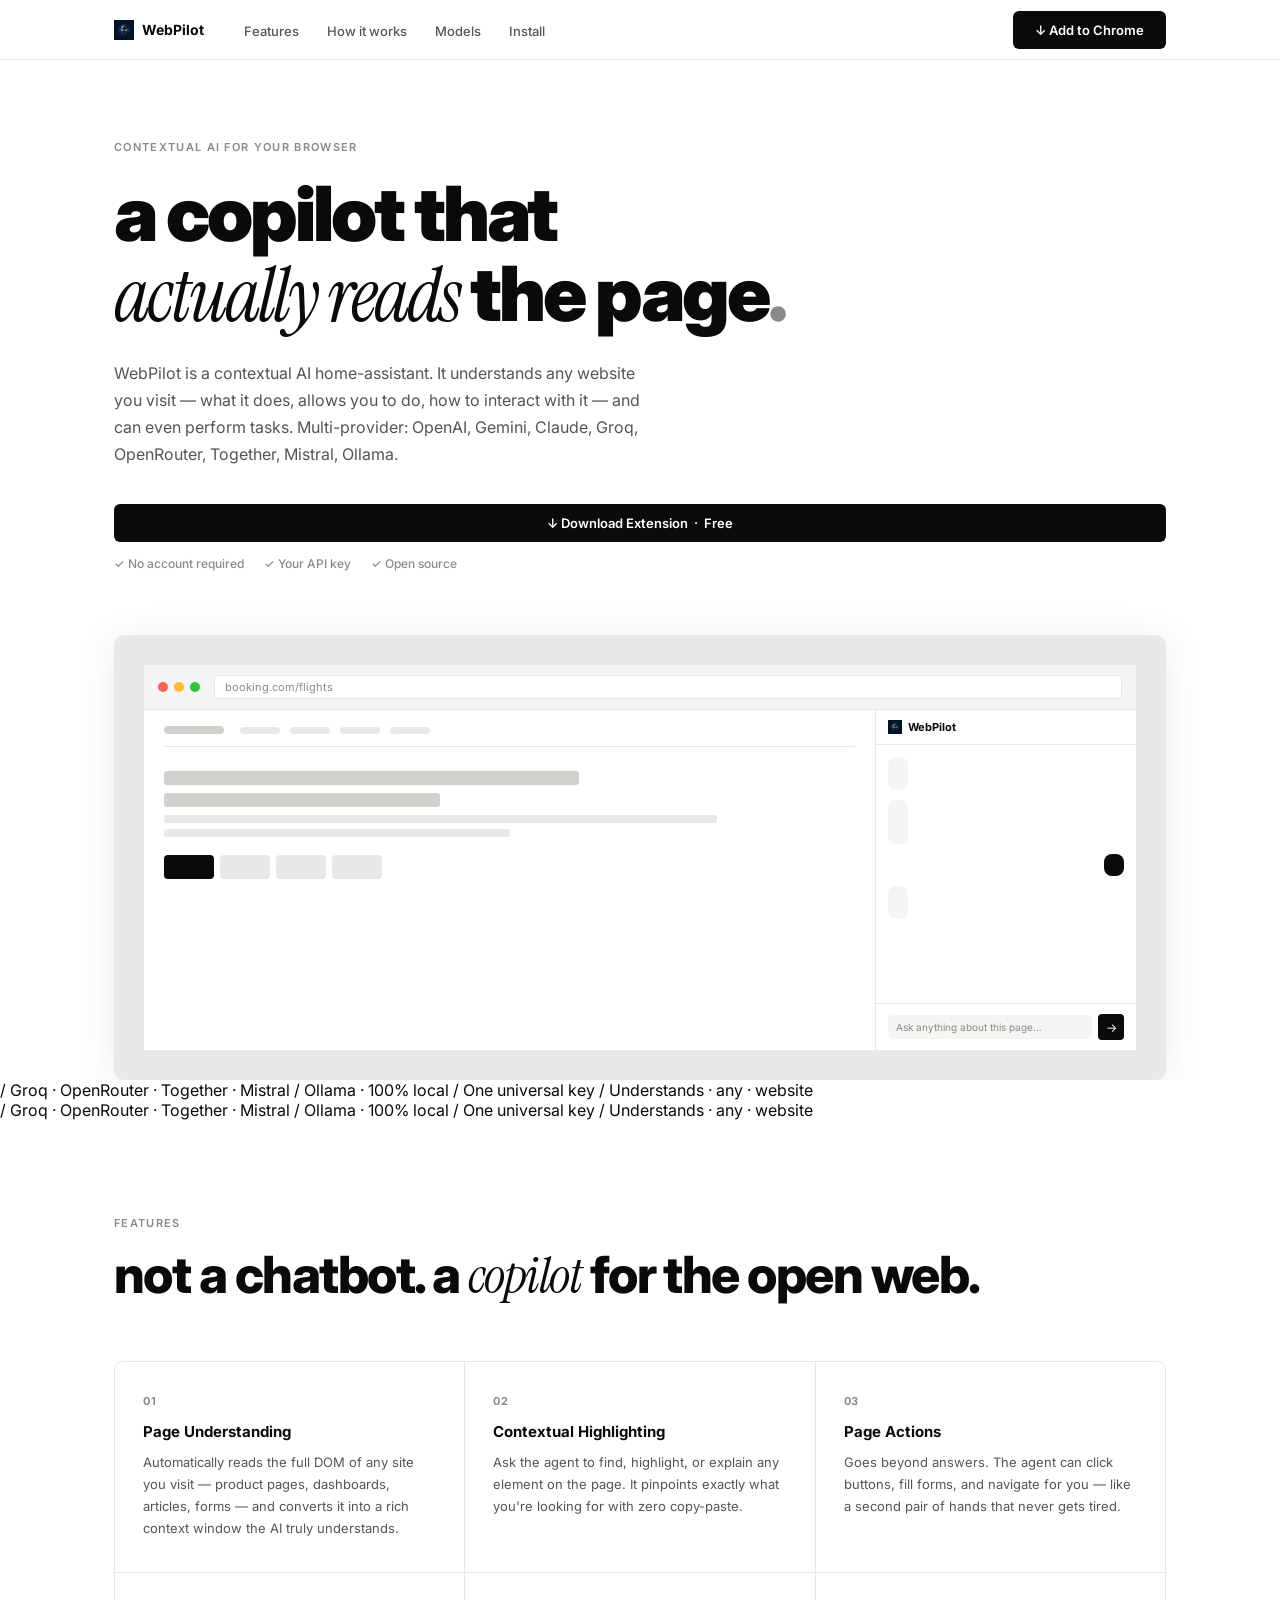
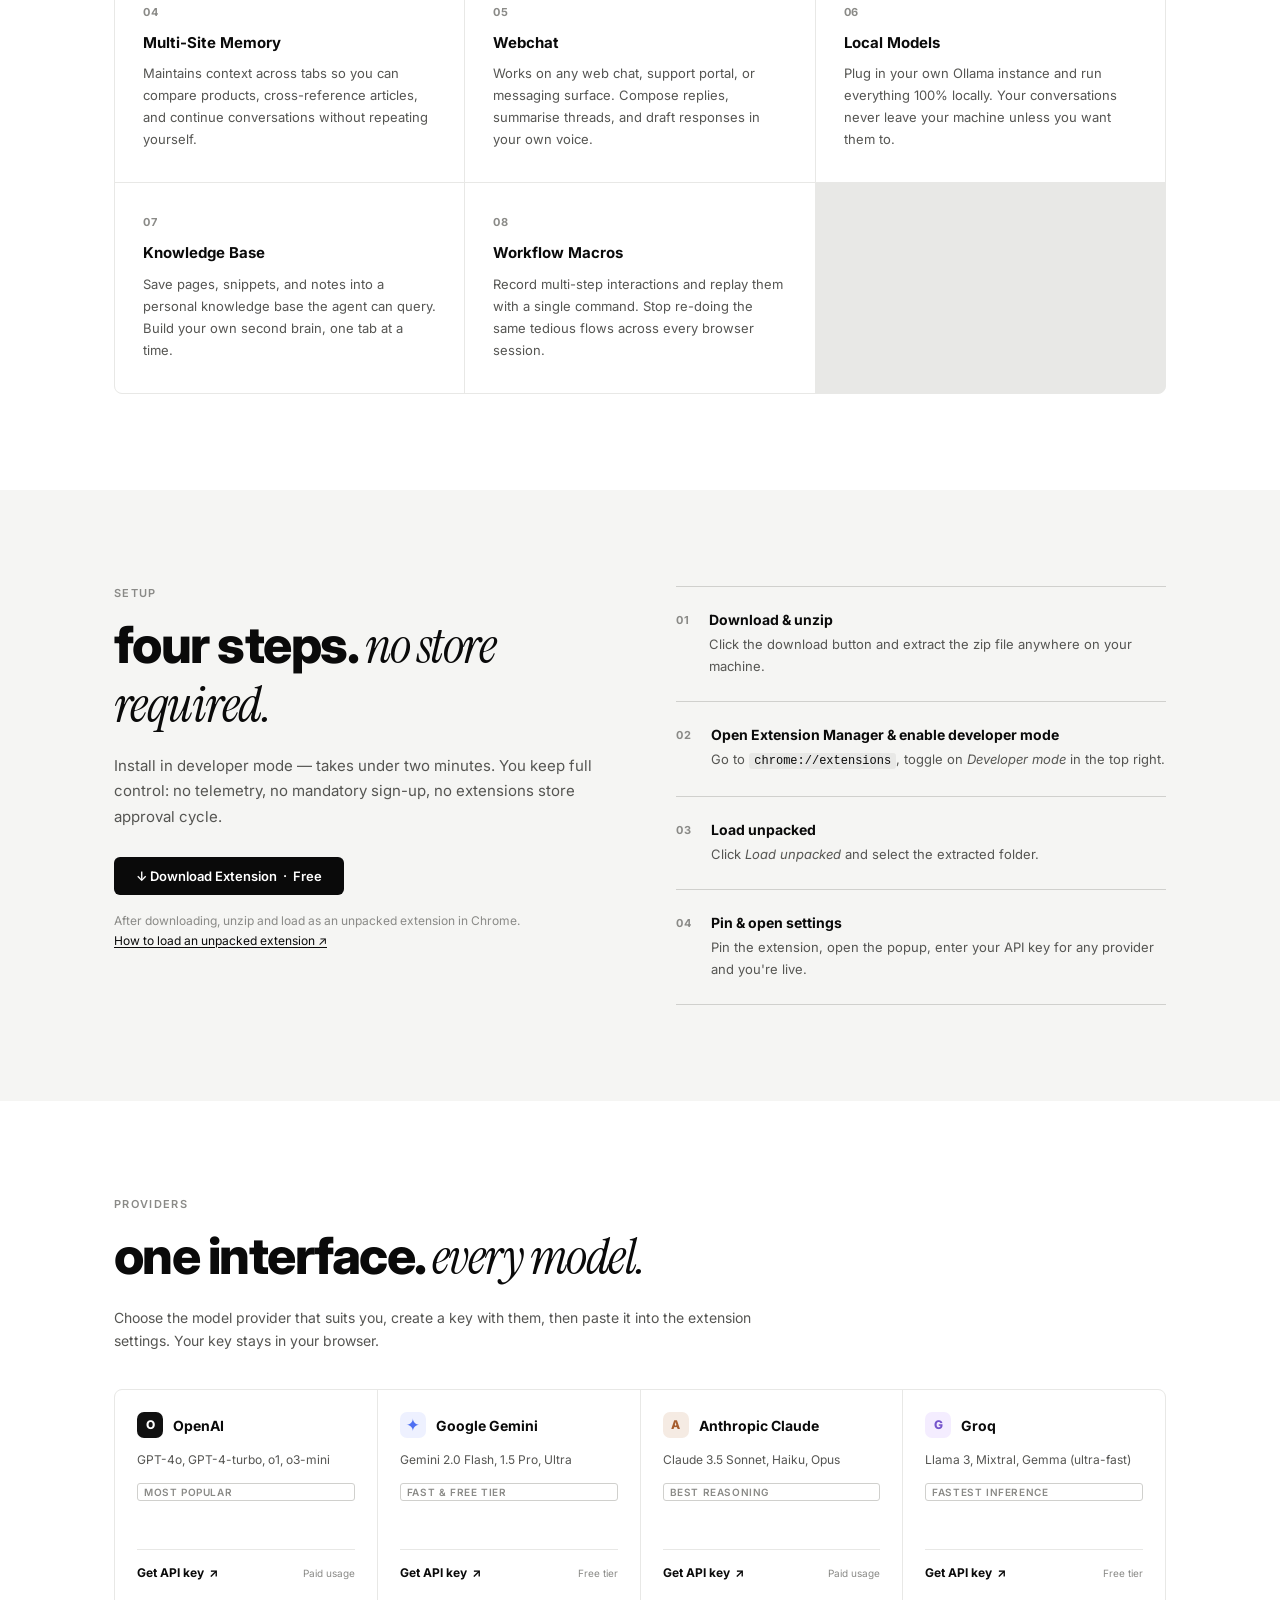
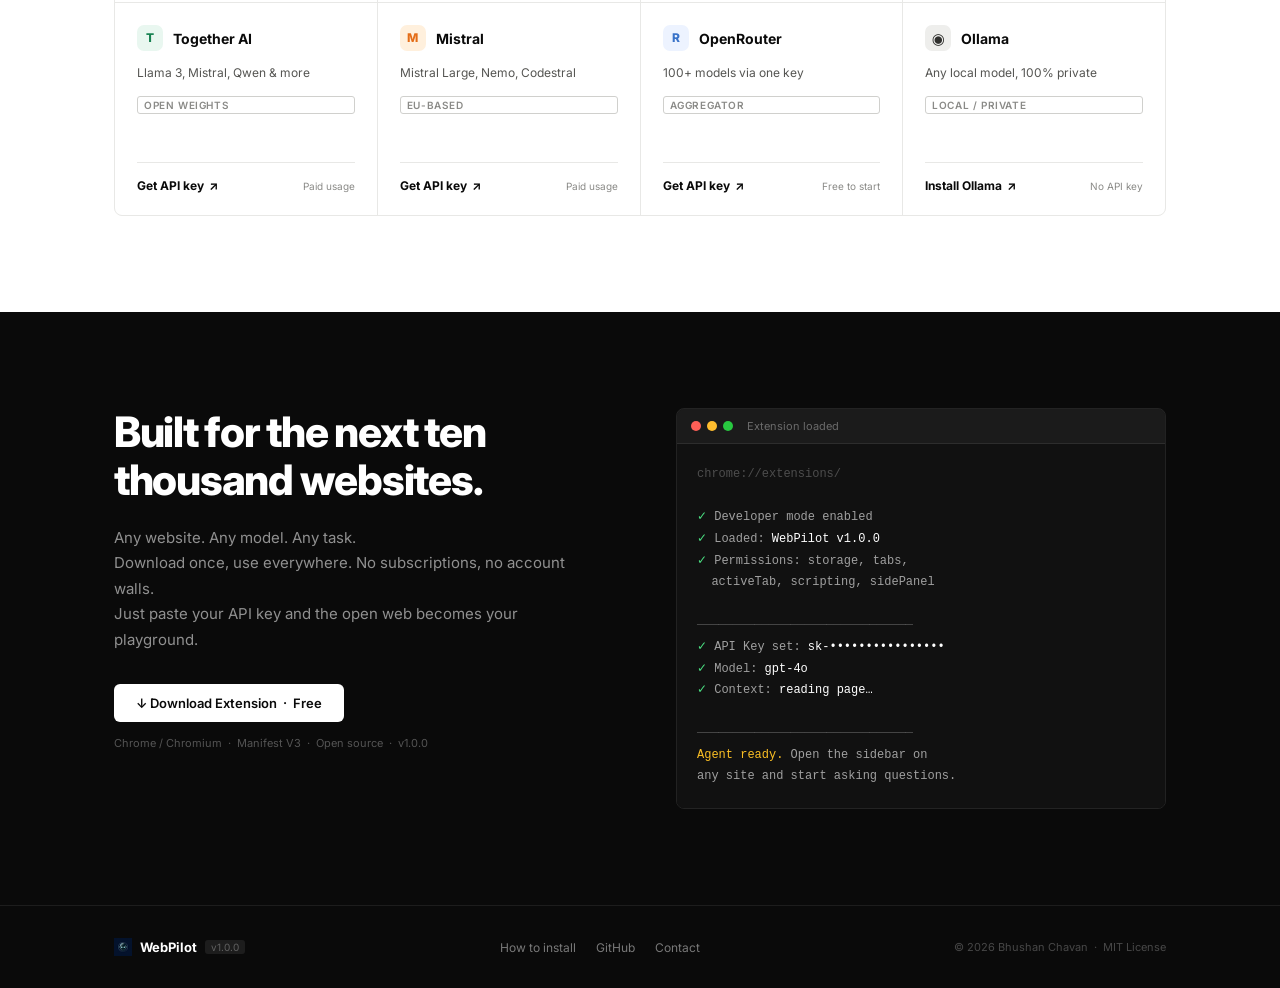
<file: index.html>
<!DOCTYPE html>
<html lang="en">

<head>
  <meta charset="UTF-8" />
  <meta name="viewport" content="width=device-width, initial-scale=1.0" />
  <title>WebPilot — a copilot that actually reads the page</title>
  <meta name="description"
    content="WebPilot is a contextual AI copilot that understands any website you visit. Multi-model support: OpenAI, Gemini, Claude, Groq, Mistral and more." />
  <link rel="preconnect" href="https://fonts.googleapis.com" />
  <link rel="preconnect" href="https://fonts.gstatic.com" crossorigin />
  <link
    href="https://fonts.googleapis.com/css2?family=Inter:wght@300;400;500;600;700;800;900&family=Instrument+Serif:ital@0;1&display=swap"
    rel="stylesheet" />
  <link rel="stylesheet" href="landing.css" />
</head>

<body>

  <!-- NAV -->
  <nav class="nav" id="nav">
    <div class="nav-inner">
      <a href="#" class="nav-logo">
        <img src="icon32.plasmo.76b92899.png" alt="WebPilot icon" width="20" height="20" />
        <span>WebPilot</span>
      </a>
      <ul class="nav-links">
        <li><a href="#features">Features</a></li>
        <li><a href="#how-it-works">How it works</a></li>
        <li><a href="#models">Models</a></li>
        <li><a href="#install">Install</a></li>
      </ul>
      <a href="#" class="btn btn-dark nav-cta dl-trigger">&#8595; Add to Chrome</a>
      <button class="hamburger" id="hamburger" aria-label="Open menu">
        <span></span><span></span><span></span>
      </button>
    </div>
    <div class="mobile-menu" id="mobile-menu">
      <ul>
        <li><a href="#features" class="mobile-link">Features</a></li>
        <li><a href="#how-it-works" class="mobile-link">How it works</a></li>
        <li><a href="#models" class="mobile-link">Models</a></li>
        <li><a href="#install" class="mobile-link">Install</a></li>
        <li><a href="#" class="btn btn-dark dl-trigger">&#8595; Add to Chrome</a></li>
      </ul>
    </div>
  </nav>

  <!-- HERO -->
  <section class="hero" id="hero">
    <div class="container">
      <p class="hero-eyebrow">Contextual AI for your browser</p>
      <h1 class="hero-headline">
        a copilot that<br />
        <em>actually reads</em> the page<span class="dot">.</span>
      </h1>
      <p class="hero-sub">
        WebPilot is a contextual AI home-assistant. It understands any website
        you visit — what it does, allows you to do, how to interact with it — and can even
        perform tasks. Multi-provider: OpenAI, Gemini, Claude, Groq, OpenRouter, Together, Mistral, Ollama.
      </p>
      <div class="hero-actions">
        <a href="#" class="btn btn-dark dl-trigger">
          &#8595; Download Extension &nbsp;&middot;&nbsp; Free
        </a>
        <div class="hero-meta">
          <span>&#10003; No account required</span>
          <span>&#10003; Your API key</span>
          <span>&#10003; Open source</span>
        </div>
      </div>

      <!-- Browser mockup -->
      <div class="browser-mockup">
        <div class="browser-bar">
          <span class="dot-red"></span>
          <span class="dot-yellow"></span>
          <span class="dot-green"></span>
          <div class="url-bar">booking.com/flights</div>
        </div>
        <div class="browser-content">
          <div class="mock-page">
            <div class="mock-header">
              <div class="mock-logo-bar"></div>
              <div class="mock-nav-items">
                <div class="mock-tag"></div>
                <div class="mock-tag"></div>
                <div class="mock-tag"></div>
                <div class="mock-tag"></div>
              </div>
            </div>
            <div class="mock-hero-text">
              <div class="mock-h1 w60"></div>
              <div class="mock-h1 w40"></div>
              <div class="mock-p w80"></div>
              <div class="mock-p w50"></div>
              <div class="mock-tabs">
                <div class="mock-tab active-tab"></div>
                <div class="mock-tab"></div>
                <div class="mock-tab"></div>
                <div class="mock-tab"></div>
              </div>
            </div>
          </div>
          <div class="sidebar-panel">
            <div class="sidebar-header">
              <div class="sidebar-logo">
                <img src="icon32.plasmo.76b92899.png" alt="" width="14" height="14" />
                <span>WebPilot</span>
              </div>
            </div>
            <div class="sidebar-msgs">
              <div class="msg-bot">
                <div class="msg-bubble bot-bubble">
                  <div class="msg-line w90"></div>
                  <div class="msg-line w70"></div>
                </div>
              </div>
              <div class="msg-bot">
                <div class="msg-bubble bot-bubble">
                  <div class="msg-line w80"></div>
                  <div class="msg-line w60"></div>
                  <div class="msg-line w40"></div>
                </div>
              </div>
              <div class="msg-user">
                <div class="msg-bubble user-bubble">
                  <div class="msg-line w70"></div>
                </div>
              </div>
              <div class="msg-bot">
                <div class="msg-bubble bot-bubble">
                  <div class="msg-line w90"></div>
                  <div class="msg-line w65"></div>
                </div>
              </div>
            </div>
            <div class="sidebar-input-row">
              <div class="sidebar-input-box">Ask anything about this page…</div>
              <div class="sidebar-send">&#8594;</div>
            </div>
          </div>
        </div>
      </div>
    </div>
  </section>

  <!-- TRUST BAR -->
  <section class="trust-bar">
    <div class="trust-marquee" aria-label="WebPilot works across providers and websites">
      <div class="trust-track">
        <div class="trust-items">
          <span>/</span>
          <span>Groq · OpenRouter · Together · Mistral</span>
          <span>/</span>
          <span>Ollama · 100% local</span>
          <span>/</span>
          <span>One universal key</span>
          <span>/</span>
          <span>Understands · any · website</span>
        </div>
        <div class="trust-items" aria-hidden="true">
          <span>/</span>
          <span>Groq · OpenRouter · Together · Mistral</span>
          <span>/</span>
          <span>Ollama · 100% local</span>
          <span>/</span>
          <span>One universal key</span>
          <span>/</span>
          <span>Understands · any · website</span>
        </div>
      </div>
    </div>
  </section>

  <!-- FEATURES -->
  <section class="section" id="features">
    <div class="container">
      <p class="section-eyebrow">Features</p>
      <h2 class="section-headline">
        not a chatbot. a <em>copilot</em> for the open web.
      </h2>
      <div class="features-grid">
        <div class="feature-card">
          <div class="feature-num">01</div>
          <h3>Page Understanding</h3>
          <p>Automatically reads the full DOM of any site you visit — product pages, dashboards, articles, forms —
            and converts it into a rich context window the AI truly understands.</p>
        </div>
        <div class="feature-card">
          <div class="feature-num">02</div>
          <h3>Contextual Highlighting</h3>
          <p>Ask the agent to find, highlight, or explain any element on the page. It pinpoints exactly what you're
            looking for with zero copy-paste.</p>
        </div>
        <div class="feature-card">
          <div class="feature-num">03</div>
          <h3>Page Actions</h3>
          <p>Goes beyond answers. The agent can click buttons, fill forms, and navigate for you — like a second pair
            of hands that never gets tired.</p>
        </div>
        <div class="feature-card">
          <div class="feature-num">04</div>
          <h3>Multi-Site Memory</h3>
          <p>Maintains context across tabs so you can compare products, cross-reference articles, and continue
            conversations without repeating yourself.</p>
        </div>
        <div class="feature-card">
          <div class="feature-num">05</div>
          <h3>Webchat</h3>
          <p>Works on any web chat, support portal, or messaging surface. Compose replies, summarise threads, and
            draft responses in your own voice.</p>
        </div>
        <div class="feature-card">
          <div class="feature-num">06</div>
          <h3>Local Models</h3>
          <p>Plug in your own Ollama instance and run everything 100% locally. Your conversations never leave your
            machine unless you want them to.</p>
        </div>
        <div class="feature-card">
          <div class="feature-num">07</div>
          <h3>Knowledge Base</h3>
          <p>Save pages, snippets, and notes into a personal knowledge base the agent can query. Build your own
            second brain, one tab at a time.</p>
        </div>
        <div class="feature-card">
          <div class="feature-num">08</div>
          <h3>Workflow Macros</h3>
          <p>Record multi-step interactions and replay them with a single command. Stop re-doing the same tedious
            flows across every browser session.</p>
        </div>
      </div>
    </div>
  </section>

  <!-- HOW IT WORKS -->
  <section class="section bg-light" id="how-it-works">
    <div class="container hiw-layout">
      <div class="hiw-text">
        <p class="section-eyebrow">Setup</p>
        <h2 class="section-headline">
          four steps. <em>no store required.</em>
        </h2>
        <p class="hiw-desc">
          Install in developer mode — takes under two minutes. You keep full control: no telemetry,
          no mandatory sign-up, no extensions store approval cycle.
        </p>
        <a href="#" class="btn btn-dark dl-trigger">&#8595; Download Extension &nbsp;&middot;&nbsp; Free</a>
        <p class="hiw-note">
          After downloading, unzip and load as an unpacked extension in Chrome.<br />
          <a href="https://developer.chrome.com/docs/extensions/get-started/tutorial/hello-world#load-unpacked"
            target="_blank" rel="noopener">How to load an unpacked extension &#8599;</a>
        </p>
      </div>
      <div class="hiw-steps">
        <div class="step">
          <span class="step-num">01</span>
          <div class="step-body">
            <strong>Download &amp; unzip</strong>
            <p>Click the download button and extract the zip file anywhere on your machine.</p>
          </div>
        </div>
        <div class="step">
          <span class="step-num">02</span>
          <div class="step-body">
            <strong>Open Extension Manager &amp; enable developer mode</strong>
            <p>Go to <code>chrome://extensions</code>, toggle on <em>Developer mode</em> in the top right.</p>
          </div>
        </div>
        <div class="step">
          <span class="step-num">03</span>
          <div class="step-body">
            <strong>Load unpacked</strong>
            <p>Click <em>Load unpacked</em> and select the extracted folder.</p>
          </div>
        </div>
        <div class="step">
          <span class="step-num">04</span>
          <div class="step-body">
            <strong>Pin &amp; open settings</strong>
            <p>Pin the extension, open the popup, enter your API key for any provider and you're live.</p>
          </div>
        </div>
      </div>
    </div>
  </section>

  <!-- MODELS -->
  <section class="section" id="models">
    <div class="container">
      <p class="section-eyebrow">Providers</p>
      <h2 class="section-headline">one interface. <em>every model.</em></h2>
      <p class="providers-intro">Choose the model provider that suits you, create a key with them, then paste it into the extension settings. Your key stays in your browser.</p>
      <div class="models-grid">
        <article class="model-card">
          <div class="provider-heading"><span class="provider-mark openai-mark" aria-hidden="true">O</span><div class="model-name">OpenAI</div></div>
          <div class="model-desc">GPT-4o, GPT-4-turbo, o1, o3-mini</div>
          <div class="model-tag">Most popular</div>
          <div class="provider-footer"><a href="https://platform.openai.com/api-keys" target="_blank" rel="noopener" class="key-link">Get API key <span aria-hidden="true">↗</span></a><span class="key-note">Paid usage</span></div>
        </article>
        <article class="model-card">
          <div class="provider-heading"><span class="provider-mark gemini-mark" aria-hidden="true">✦</span><div class="model-name">Google Gemini</div></div>
          <div class="model-desc">Gemini 2.0 Flash, 1.5 Pro, Ultra</div>
          <div class="model-tag">Fast &amp; free tier</div>
          <div class="provider-footer"><a href="https://aistudio.google.com/apikey" target="_blank" rel="noopener" class="key-link">Get API key <span aria-hidden="true">↗</span></a><span class="key-note">Free tier</span></div>
        </article>
        <article class="model-card">
          <div class="provider-heading"><span class="provider-mark claude-mark" aria-hidden="true">A</span><div class="model-name">Anthropic Claude</div></div>
          <div class="model-desc">Claude 3.5 Sonnet, Haiku, Opus</div>
          <div class="model-tag">Best reasoning</div>
          <div class="provider-footer"><a href="https://console.anthropic.com/settings/keys" target="_blank" rel="noopener" class="key-link">Get API key <span aria-hidden="true">↗</span></a><span class="key-note">Paid usage</span></div>
        </article>
        <article class="model-card">
          <div class="provider-heading"><span class="provider-mark groq-mark" aria-hidden="true">G</span><div class="model-name">Groq</div></div>
          <div class="model-desc">Llama 3, Mixtral, Gemma (ultra-fast)</div>
          <div class="model-tag">Fastest inference</div>
          <div class="provider-footer"><a href="https://console.groq.com/keys" target="_blank" rel="noopener" class="key-link">Get API key <span aria-hidden="true">↗</span></a><span class="key-note">Free tier</span></div>
        </article>
        <article class="model-card">
          <div class="provider-heading"><span class="provider-mark together-mark" aria-hidden="true">T</span><div class="model-name">Together AI</div></div>
          <div class="model-desc">Llama 3, Mistral, Qwen &amp; more</div>
          <div class="model-tag">Open weights</div>
          <div class="provider-footer"><a href="https://api.together.ai/settings/api-keys" target="_blank" rel="noopener" class="key-link">Get API key <span aria-hidden="true">↗</span></a><span class="key-note">Paid usage</span></div>
        </article>
        <article class="model-card">
          <div class="provider-heading"><span class="provider-mark mistral-mark" aria-hidden="true">M</span><div class="model-name">Mistral</div></div>
          <div class="model-desc">Mistral Large, Nemo, Codestral</div>
          <div class="model-tag">EU-based</div>
          <div class="provider-footer"><a href="https://console.mistral.ai/api-keys" target="_blank" rel="noopener" class="key-link">Get API key <span aria-hidden="true">↗</span></a><span class="key-note">Paid usage</span></div>
        </article>
        <article class="model-card">
          <div class="provider-heading"><span class="provider-mark router-mark" aria-hidden="true">R</span><div class="model-name">OpenRouter</div></div>
          <div class="model-desc">100+ models via one key</div>
          <div class="model-tag">Aggregator</div>
          <div class="provider-footer"><a href="https://openrouter.ai/keys" target="_blank" rel="noopener" class="key-link">Get API key <span aria-hidden="true">↗</span></a><span class="key-note">Free to start</span></div>
        </article>
        <article class="model-card">
          <div class="provider-heading"><span class="provider-mark ollama-mark" aria-hidden="true">◉</span><div class="model-name">Ollama</div></div>
          <div class="model-desc">Any local model, 100% private</div>
          <div class="model-tag">Local / private</div>
          <div class="provider-footer"><a href="https://ollama.com/download" target="_blank" rel="noopener" class="key-link">Install Ollama <span aria-hidden="true">↗</span></a><span class="key-note">No API key</span></div>
        </article>
      </div>
    </div>
  </section>

  <!-- CTA / INSTALL -->
  <section class="section cta-section" id="install">
    <div class="container cta-layout">
      <div class="cta-text">
        <h2 class="cta-headline">Built for the next ten thousand websites.</h2>
        <p class="cta-sub">
          Any website. Any model. Any task.<br />
          Download once, use everywhere. No subscriptions, no account walls.<br />
          Just paste your API key and the open web becomes your playground.
        </p>
        <a href="#" class="btn btn-dark dl-trigger">&#8595; Download Extension &nbsp;&middot;&nbsp; Free</a>
        <p class="cta-note">Chrome / Chromium &nbsp;&middot;&nbsp; Manifest V3 &nbsp;&middot;&nbsp; Open source &nbsp;&middot;&nbsp; v1.0.0</p>
      </div>
      <div class="cta-terminal">
        <div class="terminal-bar">
          <span class="dot-red"></span>
          <span class="dot-yellow"></span>
          <span class="dot-green"></span>
          <span class="terminal-title">Extension loaded</span>
        </div>
        <pre class="terminal-body"><span class="t-dim">chrome://extensions/</span>

<span class="t-green">&#10003;</span> Developer mode enabled
<span class="t-green">&#10003;</span> Loaded: <span class="t-white">WebPilot v1.0.0</span>
<span class="t-green">&#10003;</span> Permissions: storage, tabs,
  activeTab, scripting, sidePanel

<span class="t-dim">&#9472;&#9472;&#9472;&#9472;&#9472;&#9472;&#9472;&#9472;&#9472;&#9472;&#9472;&#9472;&#9472;&#9472;&#9472;&#9472;&#9472;&#9472;&#9472;&#9472;&#9472;&#9472;&#9472;&#9472;&#9472;&#9472;&#9472;&#9472;&#9472;&#9472;</span>
<span class="t-green">&#10003;</span> API Key set: <span class="t-white">sk-••••••••••••••••</span>
<span class="t-green">&#10003;</span> Model: <span class="t-white">gpt-4o</span>
<span class="t-green">&#10003;</span> Context: <span class="t-white">reading page…</span>

<span class="t-dim">&#9472;&#9472;&#9472;&#9472;&#9472;&#9472;&#9472;&#9472;&#9472;&#9472;&#9472;&#9472;&#9472;&#9472;&#9472;&#9472;&#9472;&#9472;&#9472;&#9472;&#9472;&#9472;&#9472;&#9472;&#9472;&#9472;&#9472;&#9472;&#9472;&#9472;</span>
<span class="t-yellow">Agent ready.</span> Open the sidebar on
any site and start asking questions.</pre>
      </div>
    </div>
  </section>

  <!-- FOOTER -->
  <footer class="footer">
    <div class="container footer-inner">
      <div class="footer-brand">
        <img src="icon32.plasmo.76b92899.png" alt="" width="18" height="18" />
        <span>WebPilot</span>
        <span class="footer-ver">v1.0.0</span>
      </div>
      <div class="footer-links">
        <a href="https://developer.chrome.com/docs/extensions/get-started/tutorial/hello-world#load-unpacked"
          target="_blank" rel="noopener">How to install</a>
        <a href="https://github.com/bhushanchavan04" target="_blank" rel="noopener">GitHub</a>
        <a href="https://bhushandevportfolio.netlify.app/">Contact</a>
      </div>
      <p class="footer-copy">&copy; 2026 Bhushan Chavan &nbsp;&middot;&nbsp; MIT License</p>
    </div>
  </footer>

  <!-- DOWNLOAD OVERLAY -->
  <div class="dl-overlay" id="dl-overlay">
    <div class="dl-card">
      <button class="dl-close" id="dl-close">&#10005;</button>
      <div class="dl-icon">&#8595;</div>
      <h3>Download WebPilot</h3>
      <p>Click below to download the extension zip, then follow the 4 steps to load it in Chrome.</p>
      <a href="WebPilot.zip" download="WebPilot.zip" class="btn btn-dark" id="dl-confirm-btn">
        &#8595; Download .zip
      </a>
      <ol class="dl-steps">
        <li>Unzip the downloaded file</li>
        <li>Open <code>chrome://extensions</code></li>
        <li>Enable <strong>Developer mode</strong></li>
        <li>Click <strong>Load unpacked</strong> &#8594; select the folder</li>
      </ol>
    </div>
  </div>

  <script src="landing.js"></script>
</body>

</html>
</file>
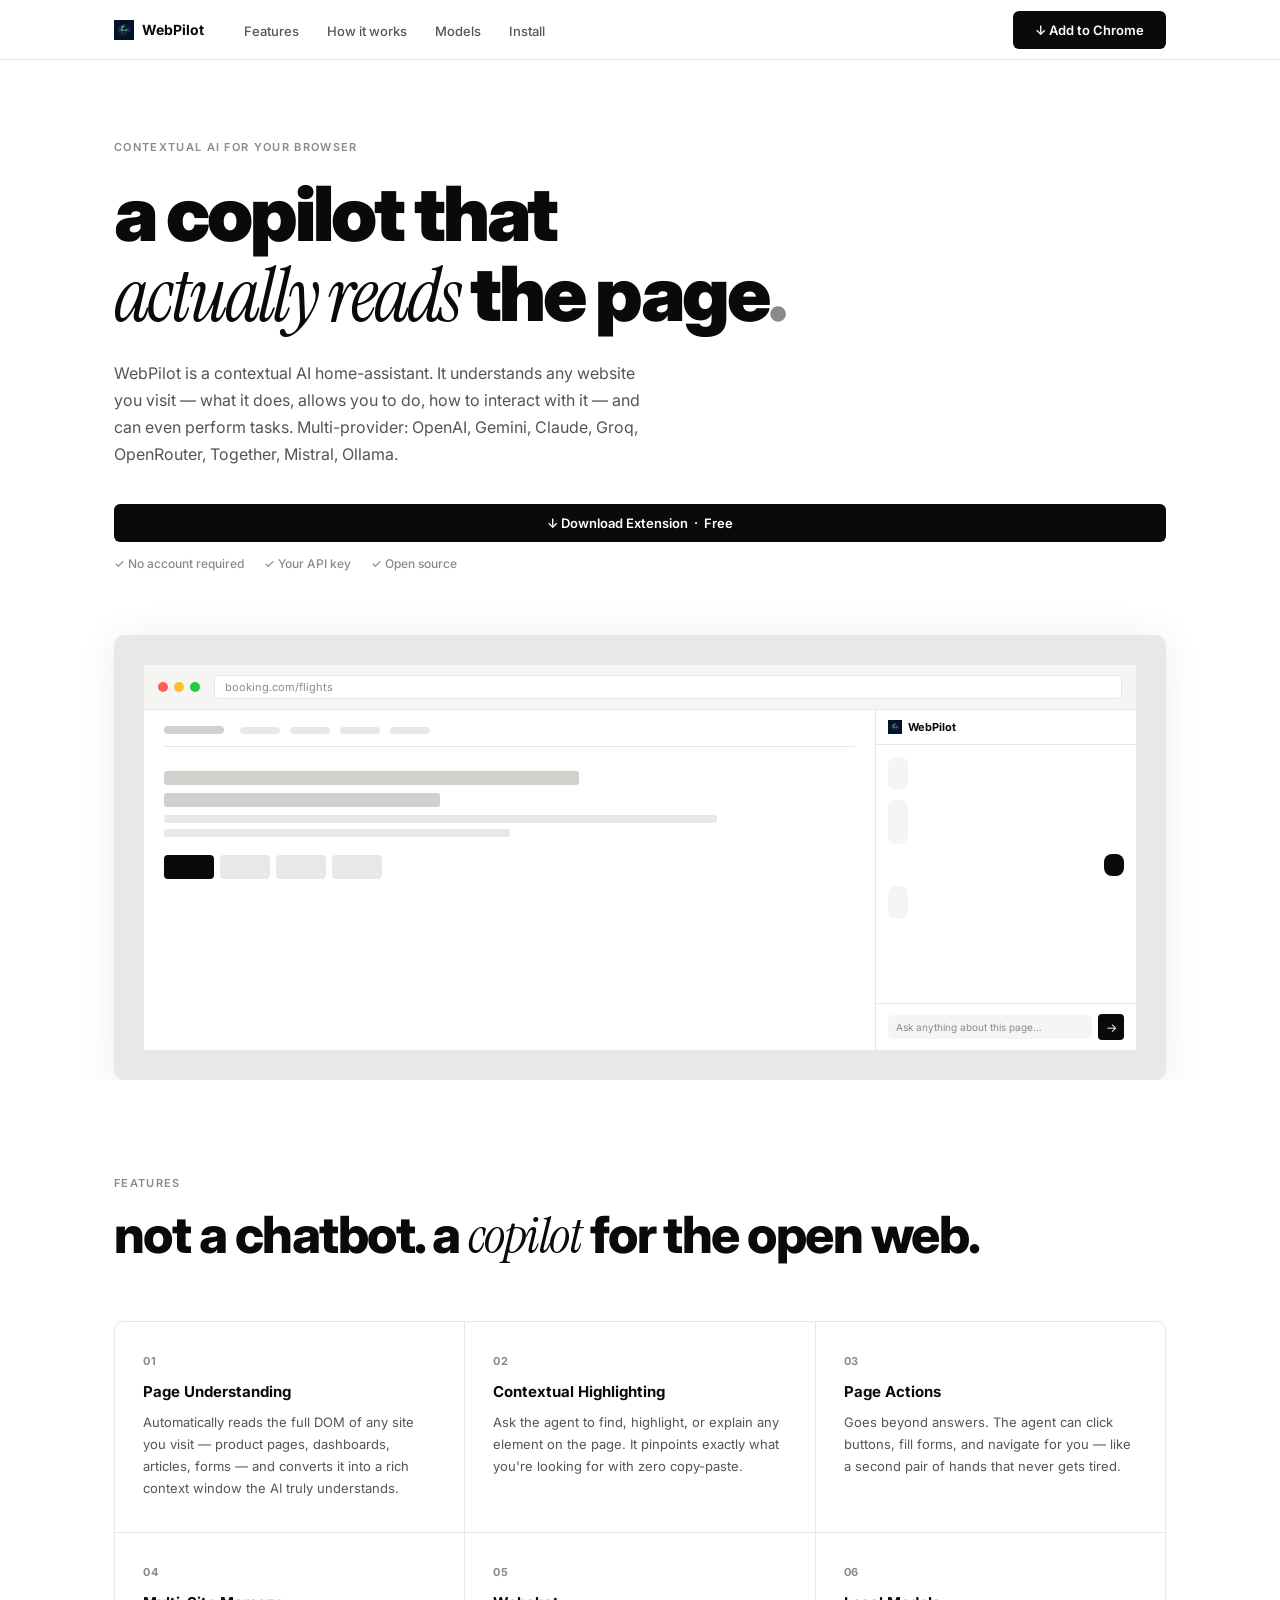
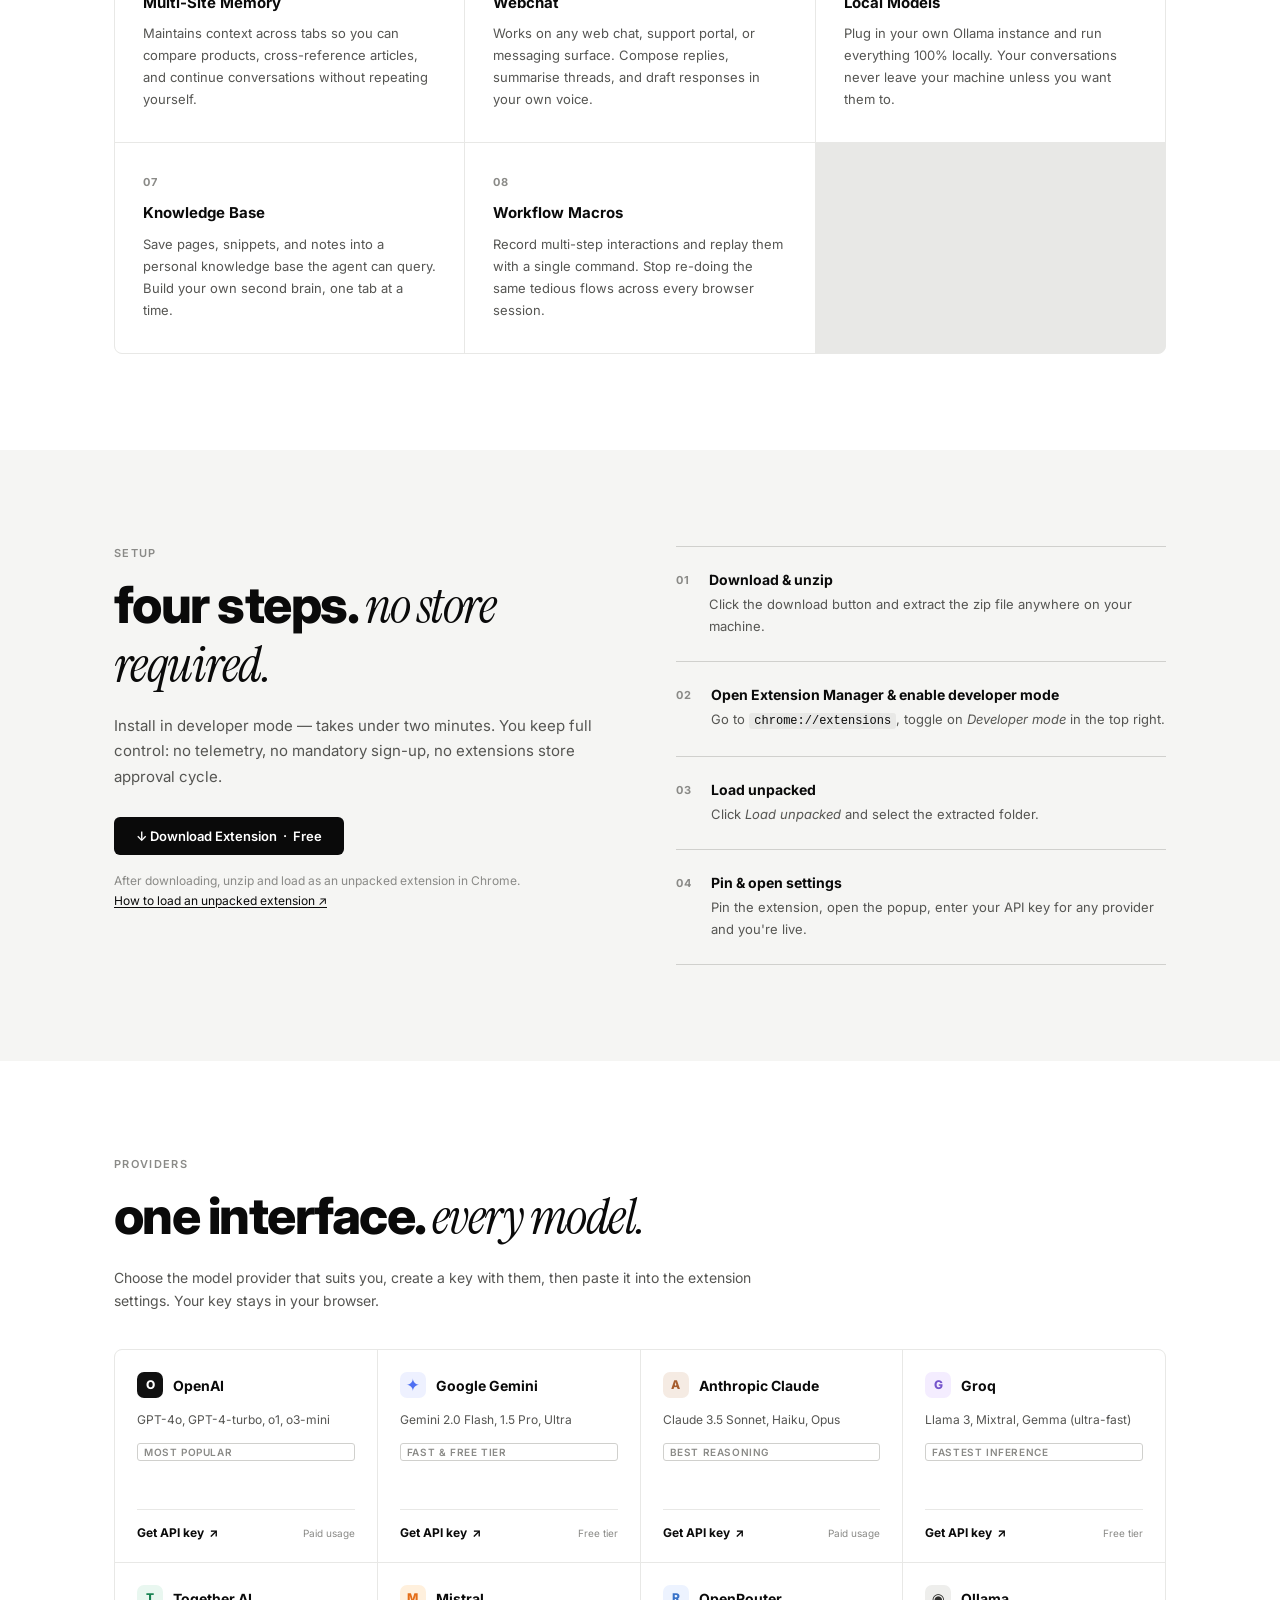
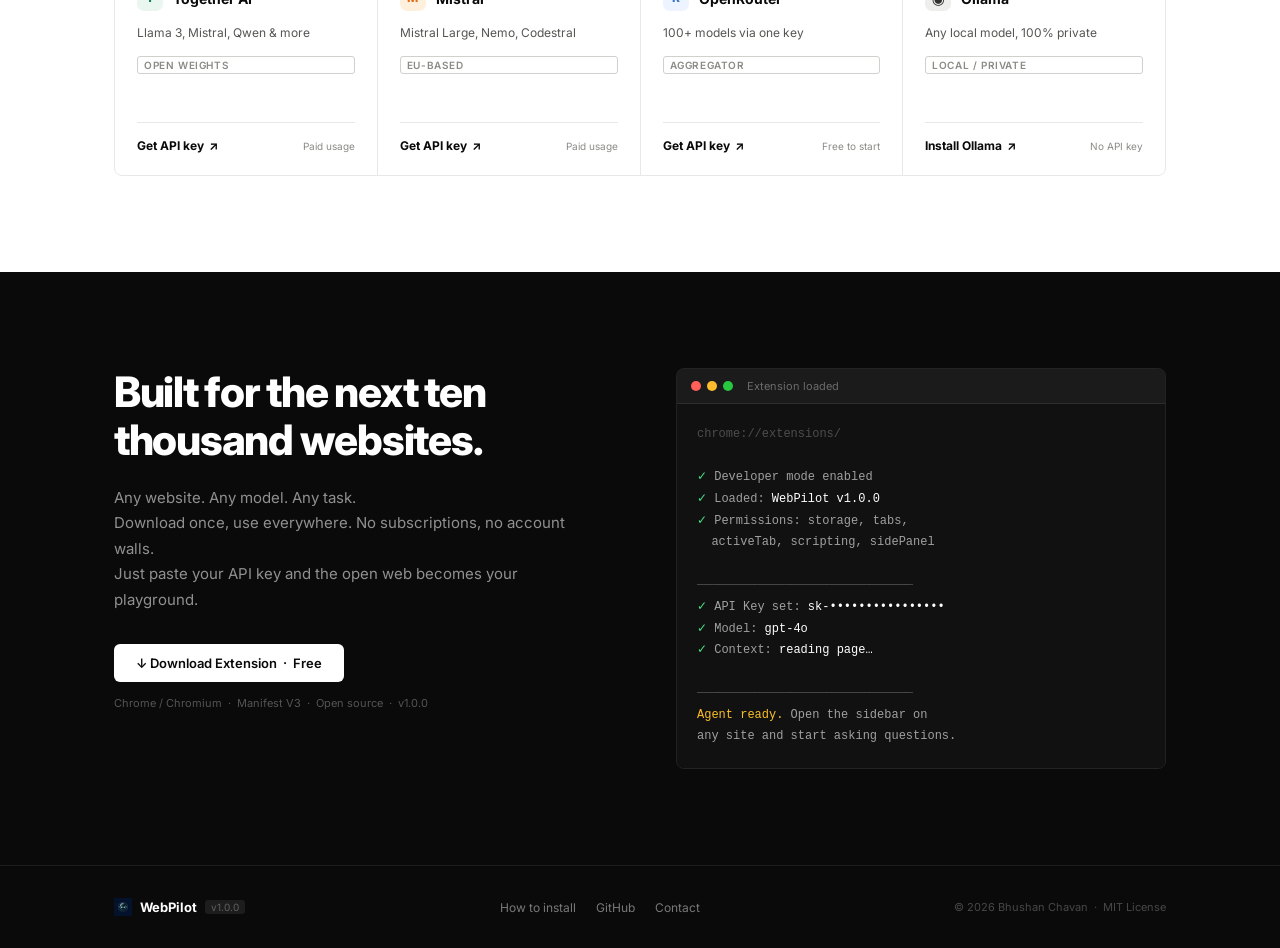
<file: landing.html>
<!DOCTYPE html>
<html lang="en">

<head>
  <meta charset="UTF-8" />
  <meta name="viewport" content="width=device-width, initial-scale=1.0" />
  <title>WebPilot — a copilot that actually reads the page</title>
  <meta name="description"
    content="WebPilot is a contextual AI copilot that understands any website you visit. Multi-model support: OpenAI, Gemini, Claude, Groq, Mistral and more." />
  <link rel="preconnect" href="https://fonts.googleapis.com" />
  <link rel="preconnect" href="https://fonts.gstatic.com" crossorigin />
  <link
    href="https://fonts.googleapis.com/css2?family=Inter:wght@300;400;500;600;700;800;900&family=Instrument+Serif:ital@0;1&display=swap"
    rel="stylesheet" />
  <link rel="stylesheet" href="landing.css" />
</head>

<body>

  <!-- NAV -->
  <nav class="nav" id="nav">
    <div class="nav-inner">
      <a href="#" class="nav-logo">
        <img src="icon32.plasmo.76b92899.png" alt="WebPilot icon" width="20" height="20" />
        <span>WebPilot</span>
      </a>
      <ul class="nav-links">
        <li><a href="#features">Features</a></li>
        <li><a href="#how-it-works">How it works</a></li>
        <li><a href="#models">Models</a></li>
        <li><a href="#install">Install</a></li>
      </ul>
      <a href="#" class="btn btn-dark nav-cta dl-trigger">&#8595; Add to Chrome</a>
      <button class="hamburger" id="hamburger" aria-label="Open menu">
        <span></span><span></span><span></span>
      </button>
    </div>
    <div class="mobile-menu" id="mobile-menu">
      <ul>
        <li><a href="#features" class="mobile-link">Features</a></li>
        <li><a href="#how-it-works" class="mobile-link">How it works</a></li>
        <li><a href="#models" class="mobile-link">Models</a></li>
        <li><a href="#install" class="mobile-link">Install</a></li>
        <li><a href="#" class="btn btn-dark dl-trigger">&#8595; Add to Chrome</a></li>
      </ul>
    </div>
  </nav>

  <!-- HERO -->
  <section class="hero" id="hero">
    <div class="container">
      <p class="hero-eyebrow">Contextual AI for your browser</p>
      <h1 class="hero-headline">
        a copilot that<br />
        <em>actually reads</em> the page<span class="dot">.</span>
      </h1>
      <p class="hero-sub">
        WebPilot is a contextual AI home-assistant. It understands any website
        you visit — what it does, allows you to do, how to interact with it — and can even
        perform tasks. Multi-provider: OpenAI, Gemini, Claude, Groq, OpenRouter, Together, Mistral, Ollama.
      </p>
      <div class="hero-actions">
        <a href="#" class="btn btn-dark dl-trigger">
          &#8595; Download Extension &nbsp;&middot;&nbsp; Free
        </a>
        <div class="hero-meta">
          <span>&#10003; No account required</span>
          <span>&#10003; Your API key</span>
          <span>&#10003; Open source</span>
        </div>
      </div>

      <!-- Browser mockup -->
      <div class="browser-mockup">
        <div class="browser-bar">
          <span class="dot-red"></span>
          <span class="dot-yellow"></span>
          <span class="dot-green"></span>
          <div class="url-bar">booking.com/flights</div>
        </div>
        <div class="browser-content">
          <div class="mock-page">
            <div class="mock-header">
              <div class="mock-logo-bar"></div>
              <div class="mock-nav-items">
                <div class="mock-tag"></div>
                <div class="mock-tag"></div>
                <div class="mock-tag"></div>
                <div class="mock-tag"></div>
              </div>
            </div>
            <div class="mock-hero-text">
              <div class="mock-h1 w60"></div>
              <div class="mock-h1 w40"></div>
              <div class="mock-p w80"></div>
              <div class="mock-p w50"></div>
              <div class="mock-tabs">
                <div class="mock-tab active-tab"></div>
                <div class="mock-tab"></div>
                <div class="mock-tab"></div>
                <div class="mock-tab"></div>
              </div>
            </div>
          </div>
          <div class="sidebar-panel">
            <div class="sidebar-header">
              <div class="sidebar-logo">
                <img src="icon32.plasmo.76b92899.png" alt="" width="14" height="14" />
                <span>WebPilot</span>
              </div>
            </div>
            <div class="sidebar-msgs">
              <div class="msg-bot">
                <div class="msg-bubble bot-bubble">
                  <div class="msg-line w90"></div>
                  <div class="msg-line w70"></div>
                </div>
              </div>
              <div class="msg-bot">
                <div class="msg-bubble bot-bubble">
                  <div class="msg-line w80"></div>
                  <div class="msg-line w60"></div>
                  <div class="msg-line w40"></div>
                </div>
              </div>
              <div class="msg-user">
                <div class="msg-bubble user-bubble">
                  <div class="msg-line w70"></div>
                </div>
              </div>
              <div class="msg-bot">
                <div class="msg-bubble bot-bubble">
                  <div class="msg-line w90"></div>
                  <div class="msg-line w65"></div>
                </div>
              </div>
            </div>
            <div class="sidebar-input-row">
              <div class="sidebar-input-box">Ask anything about this page…</div>
              <div class="sidebar-send">&#8594;</div>
            </div>
          </div>
        </div>
      </div>
    </div>
  </section>



  <!-- FEATURES -->
  <section class="section" id="features">
    <div class="container">
      <p class="section-eyebrow">Features</p>
      <h2 class="section-headline">
        not a chatbot. a <em>copilot</em> for the open web.
      </h2>
      <div class="features-grid">
        <div class="feature-card">
          <div class="feature-num">01</div>
          <h3>Page Understanding</h3>
          <p>Automatically reads the full DOM of any site you visit — product pages, dashboards, articles, forms —
            and converts it into a rich context window the AI truly understands.</p>
        </div>
        <div class="feature-card">
          <div class="feature-num">02</div>
          <h3>Contextual Highlighting</h3>
          <p>Ask the agent to find, highlight, or explain any element on the page. It pinpoints exactly what you're
            looking for with zero copy-paste.</p>
        </div>
        <div class="feature-card">
          <div class="feature-num">03</div>
          <h3>Page Actions</h3>
          <p>Goes beyond answers. The agent can click buttons, fill forms, and navigate for you — like a second pair
            of hands that never gets tired.</p>
        </div>
        <div class="feature-card">
          <div class="feature-num">04</div>
          <h3>Multi-Site Memory</h3>
          <p>Maintains context across tabs so you can compare products, cross-reference articles, and continue
            conversations without repeating yourself.</p>
        </div>
        <div class="feature-card">
          <div class="feature-num">05</div>
          <h3>Webchat</h3>
          <p>Works on any web chat, support portal, or messaging surface. Compose replies, summarise threads, and
            draft responses in your own voice.</p>
        </div>
        <div class="feature-card">
          <div class="feature-num">06</div>
          <h3>Local Models</h3>
          <p>Plug in your own Ollama instance and run everything 100% locally. Your conversations never leave your
            machine unless you want them to.</p>
        </div>
        <div class="feature-card">
          <div class="feature-num">07</div>
          <h3>Knowledge Base</h3>
          <p>Save pages, snippets, and notes into a personal knowledge base the agent can query. Build your own
            second brain, one tab at a time.</p>
        </div>
        <div class="feature-card">
          <div class="feature-num">08</div>
          <h3>Workflow Macros</h3>
          <p>Record multi-step interactions and replay them with a single command. Stop re-doing the same tedious
            flows across every browser session.</p>
        </div>
      </div>
    </div>
  </section>

  <!-- HOW IT WORKS -->
  <section class="section bg-light" id="how-it-works">
    <div class="container hiw-layout">
      <div class="hiw-text">
        <p class="section-eyebrow">Setup</p>
        <h2 class="section-headline">
          four steps. <em>no store required.</em>
        </h2>
        <p class="hiw-desc">
          Install in developer mode — takes under two minutes. You keep full control: no telemetry,
          no mandatory sign-up, no extensions store approval cycle.
        </p>
        <a href="#" class="btn btn-dark dl-trigger">&#8595; Download Extension &nbsp;&middot;&nbsp; Free</a>
        <p class="hiw-note">
          After downloading, unzip and load as an unpacked extension in Chrome.<br />
          <a href="https://developer.chrome.com/docs/extensions/get-started/tutorial/hello-world#load-unpacked"
            target="_blank" rel="noopener">How to load an unpacked extension &#8599;</a>
        </p>
      </div>
      <div class="hiw-steps">
        <div class="step">
          <span class="step-num">01</span>
          <div class="step-body">
            <strong>Download &amp; unzip</strong>
            <p>Click the download button and extract the zip file anywhere on your machine.</p>
          </div>
        </div>
        <div class="step">
          <span class="step-num">02</span>
          <div class="step-body">
            <strong>Open Extension Manager &amp; enable developer mode</strong>
            <p>Go to <code>chrome://extensions</code>, toggle on <em>Developer mode</em> in the top right.</p>
          </div>
        </div>
        <div class="step">
          <span class="step-num">03</span>
          <div class="step-body">
            <strong>Load unpacked</strong>
            <p>Click <em>Load unpacked</em> and select the extracted folder.</p>
          </div>
        </div>
        <div class="step">
          <span class="step-num">04</span>
          <div class="step-body">
            <strong>Pin &amp; open settings</strong>
            <p>Pin the extension, open the popup, enter your API key for any provider and you're live.</p>
          </div>
        </div>
      </div>
    </div>
  </section>

  <!-- MODELS -->
  <section class="section" id="models">
    <div class="container">
      <p class="section-eyebrow">Providers</p>
      <h2 class="section-headline">one interface. <em>every model.</em></h2>
      <p class="providers-intro">Choose the model provider that suits you, create a key with them, then paste it into the extension settings. Your key stays in your browser.</p>
      <div class="models-grid">
        <article class="model-card">
          <div class="provider-heading"><span class="provider-mark openai-mark" aria-hidden="true">O</span><div class="model-name">OpenAI</div></div>
          <div class="model-desc">GPT-4o, GPT-4-turbo, o1, o3-mini</div>
          <div class="model-tag">Most popular</div>
          <div class="provider-footer"><a href="https://platform.openai.com/api-keys" target="_blank" rel="noopener" class="key-link">Get API key <span aria-hidden="true">↗</span></a><span class="key-note">Paid usage</span></div>
        </article>
        <article class="model-card">
          <div class="provider-heading"><span class="provider-mark gemini-mark" aria-hidden="true">✦</span><div class="model-name">Google Gemini</div></div>
          <div class="model-desc">Gemini 2.0 Flash, 1.5 Pro, Ultra</div>
          <div class="model-tag">Fast &amp; free tier</div>
          <div class="provider-footer"><a href="https://aistudio.google.com/apikey" target="_blank" rel="noopener" class="key-link">Get API key <span aria-hidden="true">↗</span></a><span class="key-note">Free tier</span></div>
        </article>
        <article class="model-card">
          <div class="provider-heading"><span class="provider-mark claude-mark" aria-hidden="true">A</span><div class="model-name">Anthropic Claude</div></div>
          <div class="model-desc">Claude 3.5 Sonnet, Haiku, Opus</div>
          <div class="model-tag">Best reasoning</div>
          <div class="provider-footer"><a href="https://console.anthropic.com/settings/keys" target="_blank" rel="noopener" class="key-link">Get API key <span aria-hidden="true">↗</span></a><span class="key-note">Paid usage</span></div>
        </article>
        <article class="model-card">
          <div class="provider-heading"><span class="provider-mark groq-mark" aria-hidden="true">G</span><div class="model-name">Groq</div></div>
          <div class="model-desc">Llama 3, Mixtral, Gemma (ultra-fast)</div>
          <div class="model-tag">Fastest inference</div>
          <div class="provider-footer"><a href="https://console.groq.com/keys" target="_blank" rel="noopener" class="key-link">Get API key <span aria-hidden="true">↗</span></a><span class="key-note">Free tier</span></div>
        </article>
        <article class="model-card">
          <div class="provider-heading"><span class="provider-mark together-mark" aria-hidden="true">T</span><div class="model-name">Together AI</div></div>
          <div class="model-desc">Llama 3, Mistral, Qwen &amp; more</div>
          <div class="model-tag">Open weights</div>
          <div class="provider-footer"><a href="https://api.together.ai/settings/api-keys" target="_blank" rel="noopener" class="key-link">Get API key <span aria-hidden="true">↗</span></a><span class="key-note">Paid usage</span></div>
        </article>
        <article class="model-card">
          <div class="provider-heading"><span class="provider-mark mistral-mark" aria-hidden="true">M</span><div class="model-name">Mistral</div></div>
          <div class="model-desc">Mistral Large, Nemo, Codestral</div>
          <div class="model-tag">EU-based</div>
          <div class="provider-footer"><a href="https://console.mistral.ai/api-keys" target="_blank" rel="noopener" class="key-link">Get API key <span aria-hidden="true">↗</span></a><span class="key-note">Paid usage</span></div>
        </article>
        <article class="model-card">
          <div class="provider-heading"><span class="provider-mark router-mark" aria-hidden="true">R</span><div class="model-name">OpenRouter</div></div>
          <div class="model-desc">100+ models via one key</div>
          <div class="model-tag">Aggregator</div>
          <div class="provider-footer"><a href="https://openrouter.ai/keys" target="_blank" rel="noopener" class="key-link">Get API key <span aria-hidden="true">↗</span></a><span class="key-note">Free to start</span></div>
        </article>
        <article class="model-card">
          <div class="provider-heading"><span class="provider-mark ollama-mark" aria-hidden="true">◉</span><div class="model-name">Ollama</div></div>
          <div class="model-desc">Any local model, 100% private</div>
          <div class="model-tag">Local / private</div>
          <div class="provider-footer"><a href="https://ollama.com/download" target="_blank" rel="noopener" class="key-link">Install Ollama <span aria-hidden="true">↗</span></a><span class="key-note">No API key</span></div>
        </article>
      </div>
    </div>
  </section>

  <!-- CTA / INSTALL -->
  <section class="section cta-section" id="install">
    <div class="container cta-layout">
      <div class="cta-text">
        <h2 class="cta-headline">Built for the next ten thousand websites.</h2>
        <p class="cta-sub">
          Any website. Any model. Any task.<br />
          Download once, use everywhere. No subscriptions, no account walls.<br />
          Just paste your API key and the open web becomes your playground.
        </p>
        <a href="#" class="btn btn-dark dl-trigger">&#8595; Download Extension &nbsp;&middot;&nbsp; Free</a>
        <p class="cta-note">Chrome / Chromium &nbsp;&middot;&nbsp; Manifest V3 &nbsp;&middot;&nbsp; Open source &nbsp;&middot;&nbsp; v1.0.0</p>
      </div>
      <div class="cta-terminal">
        <div class="terminal-bar">
          <span class="dot-red"></span>
          <span class="dot-yellow"></span>
          <span class="dot-green"></span>
          <span class="terminal-title">Extension loaded</span>
        </div>
        <pre class="terminal-body"><span class="t-dim">chrome://extensions/</span>

<span class="t-green">&#10003;</span> Developer mode enabled
<span class="t-green">&#10003;</span> Loaded: <span class="t-white">WebPilot v1.0.0</span>
<span class="t-green">&#10003;</span> Permissions: storage, tabs,
  activeTab, scripting, sidePanel

<span class="t-dim">&#9472;&#9472;&#9472;&#9472;&#9472;&#9472;&#9472;&#9472;&#9472;&#9472;&#9472;&#9472;&#9472;&#9472;&#9472;&#9472;&#9472;&#9472;&#9472;&#9472;&#9472;&#9472;&#9472;&#9472;&#9472;&#9472;&#9472;&#9472;&#9472;&#9472;</span>
<span class="t-green">&#10003;</span> API Key set: <span class="t-white">sk-••••••••••••••••</span>
<span class="t-green">&#10003;</span> Model: <span class="t-white">gpt-4o</span>
<span class="t-green">&#10003;</span> Context: <span class="t-white">reading page…</span>

<span class="t-dim">&#9472;&#9472;&#9472;&#9472;&#9472;&#9472;&#9472;&#9472;&#9472;&#9472;&#9472;&#9472;&#9472;&#9472;&#9472;&#9472;&#9472;&#9472;&#9472;&#9472;&#9472;&#9472;&#9472;&#9472;&#9472;&#9472;&#9472;&#9472;&#9472;&#9472;</span>
<span class="t-yellow">Agent ready.</span> Open the sidebar on
any site and start asking questions.</pre>
      </div>
    </div>
  </section>

  <!-- FOOTER -->
  <footer class="footer">
    <div class="container footer-inner">
      <div class="footer-brand">
        <img src="icon32.plasmo.76b92899.png" alt="" width="18" height="18" />
        <span>WebPilot</span>
        <span class="footer-ver">v1.0.0</span>
      </div>
      <div class="footer-links">
        <a href="https://developer.chrome.com/docs/extensions/get-started/tutorial/hello-world#load-unpacked"
          target="_blank" rel="noopener">How to install</a>
        <a href="https://github.com/bhushanchavan04" target="_blank" rel="noopener">GitHub</a>
        <a href="https://bhushandevportfolio.netlify.app/">Contact</a>
      </div>
      <p class="footer-copy">&copy; 2026 Bhushan Chavan &nbsp;&middot;&nbsp; MIT License</p>
    </div>
  </footer>

  <!-- DOWNLOAD OVERLAY -->
  <div class="dl-overlay" id="dl-overlay">
    <div class="dl-card">
      <button class="dl-close" id="dl-close">&#10005;</button>
      <div class="dl-icon">&#8595;</div>
      <h3>Download WebPilot</h3>
      <p>Click below to download the extension zip, then follow the 4 steps to load it in Chrome.</p>
      <a href="WebPilot.zip" download="WebPilot.zip" class="btn btn-dark" id="dl-confirm-btn">
        &#8595; Download .zip
      </a>
      <ol class="dl-steps">
        <li>Unzip the downloaded file</li>
        <li>Open <code>chrome://extensions</code></li>
        <li>Enable <strong>Developer mode</strong></li>
        <li>Click <strong>Load unpacked</strong> &#8594; select the folder</li>
      </ol>
    </div>
  </div>

  <script src="landing.js"></script>
</body>

</html>
</file>
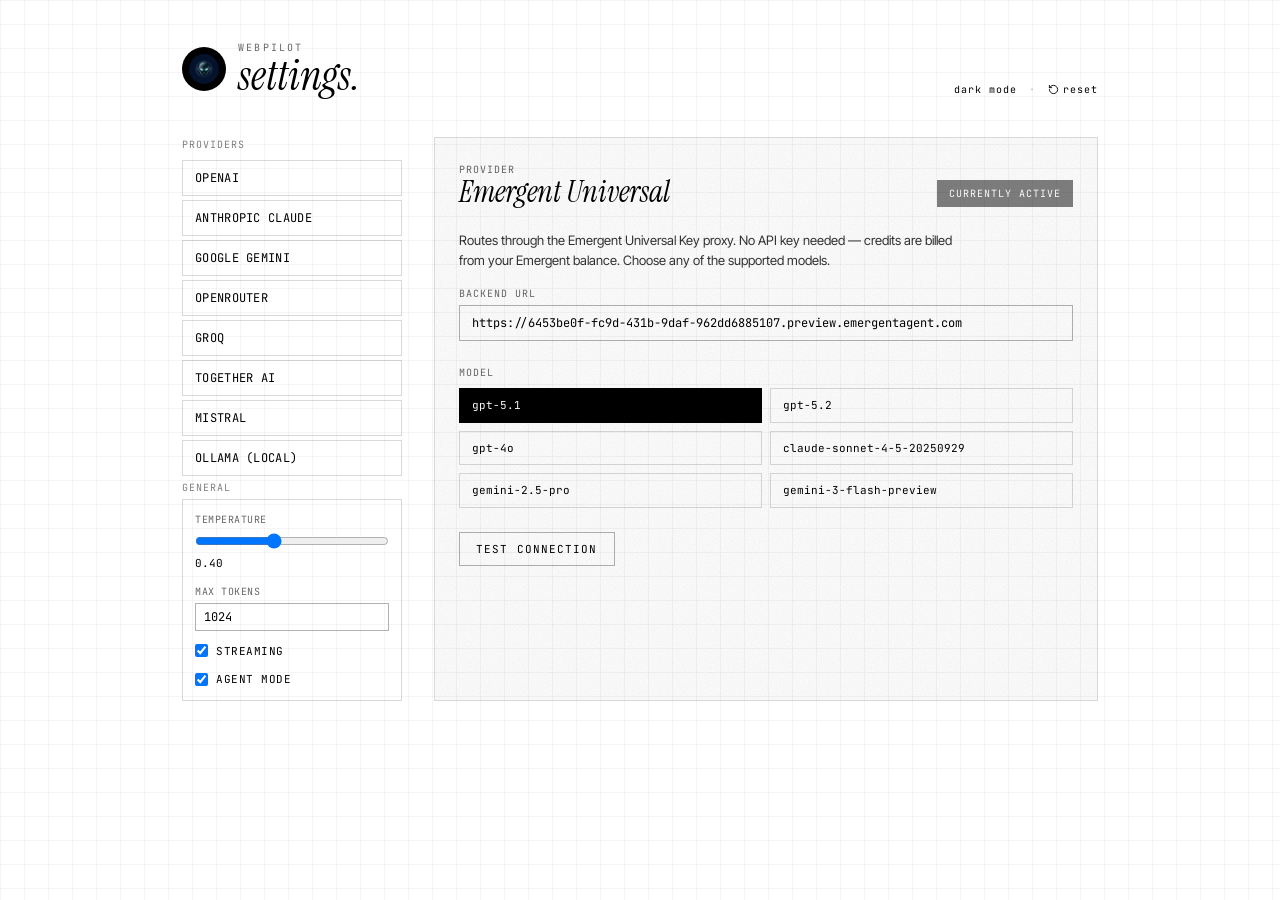
<file: options.html>
<!DOCTYPE html>
<html>

<head>
    <link rel="stylesheet" href="/popup.cbd95b00.css">
    <title>WebPilot</title>
    <meta charset="utf-8">
    <meta name="viewport" content="width=device-width, initial-scale=1.0">
</head>

<body>
    <div id="__plasmo"></div>
    <script src="/options.95eda3f3.js" defer></script>
    <script src="/branding.js" defer></script>
</body>

</html>
</file>
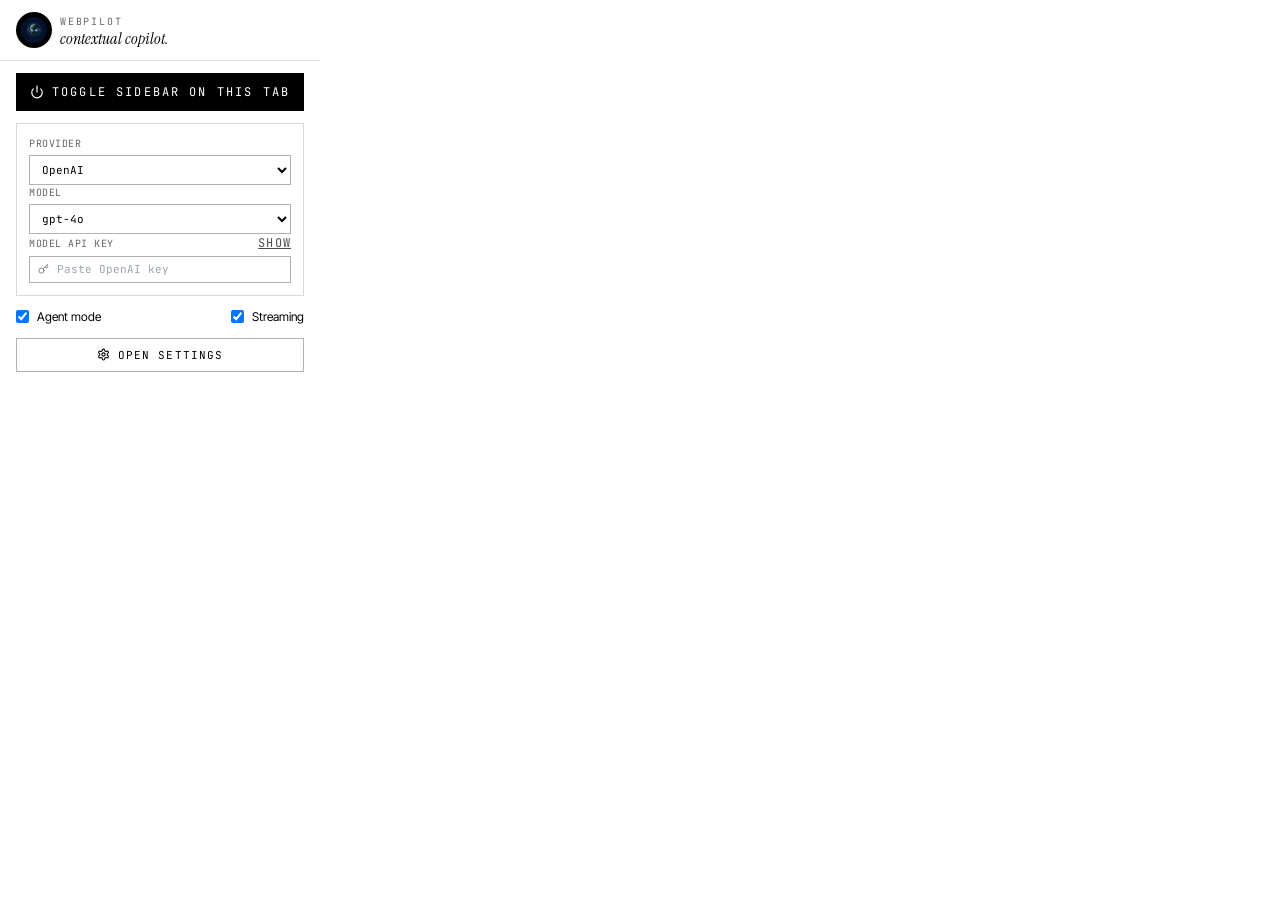
<file: popup.html>
<!DOCTYPE html>
<html>

<head>
    <link rel="stylesheet" href="/popup.cbd95b00.css">
    <title>WebPilot</title>
    <meta charset="utf-8">
    <meta name="viewport" content="width=device-width, initial-scale=1.0">
</head>

<body>
    <div id="__plasmo"></div>
    <script src="/popup.100f6462.js" defer></script>
    <script src="/branding.js" defer></script>
</body>

</html>
</file>
<file: landing.css>
/* ===========================
   RESET & BASE
=========================== */
*, *::before, *::after { box-sizing: border-box; margin: 0; padding: 0; }

:root {
  --black: #0a0a0a;
  --white: #ffffff;
  --off-white: #f5f5f3;
  --gray-100: #e8e8e6;
  --gray-200: #d0d0cd;
  --gray-400: #8a8a87;
  --gray-600: #555552;
  --accent: #111111;
  --font-sans: 'Inter', system-ui, -apple-system, sans-serif;
  --font-serif: 'Instrument Serif', Georgia, serif;
  --nav-h: 60px;
  --container: 1100px;
  --radius: 6px;
  --transition: 0.2s cubic-bezier(0.4,0,0.2,1);
}

html { scroll-behavior: smooth; font-size: 16px; }

body {
  font-family: var(--font-sans);
  background: var(--white);
  color: var(--black);
  -webkit-font-smoothing: antialiased;
  overflow-x: hidden;
}

/* ===========================
   LAYOUT
=========================== */
.container {
  max-width: var(--container);
  margin: 0 auto;
  padding: 0 24px;
}

.section {
  padding: 96px 0;
}

.bg-light { background: var(--off-white); }

/* ===========================
   TYPOGRAPHY
=========================== */
.section-eyebrow {
  font-size: 11px;
  font-weight: 600;
  letter-spacing: 0.12em;
  text-transform: uppercase;
  color: var(--gray-400);
  margin-bottom: 16px;
}

.section-headline {
  font-size: clamp(32px, 4vw, 52px);
  font-weight: 800;
  line-height: 1.1;
  letter-spacing: -0.03em;
  color: var(--black);
  margin-bottom: 56px;
}

.section-headline em {
  font-family: var(--font-serif);
  font-style: italic;
  font-weight: 400;
}

/* ===========================
   BUTTONS
=========================== */
.btn {
  display: inline-flex;
  align-items: center;
  justify-content: center;
  gap: 6px;
  padding: 11px 22px;
  border-radius: var(--radius);
  font-family: var(--font-sans);
  font-size: 13px;
  font-weight: 600;
  text-decoration: none;
  cursor: pointer;
  transition: var(--transition);
  border: none;
  white-space: nowrap;
}

.btn-dark {
  background: var(--black);
  color: var(--white);
}

.btn-dark:hover {
  background: #333;
  transform: translateY(-1px);
  box-shadow: 0 6px 20px rgba(0,0,0,0.18);
}

/* ===========================
   NAV
=========================== */
.nav {
  position: fixed;
  top: 0; left: 0; right: 0;
  z-index: 100;
  background: rgba(255,255,255,0.92);
  backdrop-filter: blur(12px);
  -webkit-backdrop-filter: blur(12px);
  border-bottom: 1px solid var(--gray-100);
  height: var(--nav-h);
}

.nav-inner {
  max-width: var(--container);
  margin: 0 auto;
  padding: 0 24px;
  height: 100%;
  display: flex;
  align-items: center;
  gap: 40px;
}

.nav-logo {
  display: flex;
  align-items: center;
  gap: 8px;
  font-size: 14px;
  font-weight: 700;
  color: var(--black);
  text-decoration: none;
  flex-shrink: 0;
}

.nav-links {
  display: flex;
  list-style: none;
  gap: 28px;
  flex: 1;
}

.nav-links a {
  font-size: 13px;
  font-weight: 500;
  color: var(--gray-600);
  text-decoration: none;
  transition: color var(--transition);
}

.nav-links a:hover { color: var(--black); }

.nav-cta { margin-left: auto; }

.hamburger {
  display: none;
  flex-direction: column;
  gap: 4px;
  background: none;
  border: none;
  cursor: pointer;
  padding: 4px;
  margin-left: auto;
}

.hamburger span {
  display: block;
  width: 22px;
  height: 2px;
  background: var(--black);
  border-radius: 2px;
  transition: var(--transition);
}

.mobile-menu {
  display: none;
  position: absolute;
  top: var(--nav-h);
  left: 0; right: 0;
  background: var(--white);
  border-bottom: 1px solid var(--gray-100);
  padding: 20px 24px;
}

.mobile-menu ul {
  list-style: none;
  display: flex;
  flex-direction: column;
  gap: 16px;
}

.mobile-link {
  font-size: 15px;
  font-weight: 500;
  color: var(--black);
  text-decoration: none;
}

.mobile-menu .btn { align-self: flex-start; margin-top: 8px; }

.mobile-menu.open { display: block; }

/* ===========================
   HERO
=========================== */
.hero {
  padding-top: calc(var(--nav-h) + 80px);
  padding-bottom: 0;
  overflow: hidden;
}

.hero-eyebrow {
  font-size: 11px;
  font-weight: 600;
  letter-spacing: 0.12em;
  text-transform: uppercase;
  color: var(--gray-400);
  margin-bottom: 20px;
}

.hero-headline {
  font-size: clamp(40px, 6vw, 76px);
  font-weight: 900;
  line-height: 1.05;
  letter-spacing: -0.04em;
  color: var(--black);
  margin-bottom: 24px;
}

.hero-headline em {
  font-family: var(--font-serif);
  font-style: italic;
  font-weight: 400;
}

.hero-headline .dot { color: var(--gray-400); }

.hero-sub {
  font-size: 16px;
  line-height: 1.7;
  color: var(--gray-600);
  max-width: 540px;
  margin-bottom: 36px;
}

.hero-actions {
  display: flex;
  flex-direction: column;
  gap: 14px;
  margin-bottom: 64px;
}

.hero-meta {
  display: flex;
  gap: 20px;
  flex-wrap: wrap;
}

.hero-meta span {
  font-size: 12px;
  color: var(--gray-400);
  font-weight: 500;
} 

/* ── Browser Mockup ── */
.browser-mockup {
  border: 30px solid var(--gray-100);
  border-radius: 10px 10px 10px 10px;
  overflow: hidden;
  box-shadow: 0 4px 40px rgba(0,0,0,0.08);
  background: #fafaf9;
}

.browser-bar {
  display: flex;
  align-items: center;
  gap: 6px;
  background: var(--off-white);
  padding: 10px 14px;
  border-bottom: 1px solid var(--gray-100);
}

.dot-red   { width: 10px; height: 10px; border-radius: 50%; background: #ff5f57; flex-shrink: 0; }
.dot-yellow{ width: 10px; height: 10px; border-radius: 50%; background: #ffbd2e; flex-shrink: 0; }
.dot-green { width: 10px; height: 10px; border-radius: 50%; background: #28c840; flex-shrink: 0; }

.url-bar {
  flex: 1;
  background: var(--white);
  border: 1px solid var(--gray-100);
  border-radius: 4px;
  padding: 4px 10px;
  font-size: 11px;
  color: var(--gray-400);
  font-family: var(--font-sans);
  margin-left: 8px;
}

.browser-content {
  display: flex;
  height: 340px;
}

.mock-page {
  flex: 1;
  padding: 16px 20px;
  background: var(--white);
  border-right: 1px solid var(--gray-100);
  overflow: hidden;
}

.mock-header {
  display: flex;
  align-items: center;
  gap: 16px;
  padding-bottom: 12px;
  border-bottom: 1px solid var(--gray-100);
  margin-bottom: 20px;
}

.mock-logo-bar {
  width: 60px; height: 8px;
  background: var(--gray-200);
  border-radius: 4px;
}

.mock-nav-items {
  display: flex;
  gap: 10px;
}

.mock-tag {
  width: 40px; height: 7px;
  background: var(--gray-100);
  border-radius: 4px;
}

.mock-hero-text { padding-top: 4px; }

.mock-h1 {
  height: 14px;
  background: var(--gray-200);
  border-radius: 3px;
  margin-bottom: 8px;
}

.mock-p {
  height: 8px;
  background: var(--gray-100);
  border-radius: 3px;
  margin-bottom: 6px;
}

.mock-tabs {
  display: flex;
  gap: 6px;
  margin-top: 18px;
}

.mock-tab {
  width: 50px; height: 24px;
  border-radius: 4px;
  background: var(--gray-100);
}

.active-tab { background: var(--black); }

.w40 { width: 40%; }
.w50 { width: 50%; }
.w60 { width: 60%; }
.w65 { width: 65%; }
.w70 { width: 70%; }
.w80 { width: 80%; }
.w90 { width: 90%; }

/* Sidebar panel */
.sidebar-panel {
  width: 260px;
  flex-shrink: 0;
  display: flex;
  flex-direction: column;
  background: var(--white);
}

.sidebar-header {
  padding: 10px 12px;
  border-bottom: 1px solid var(--gray-100);
}

.sidebar-logo {
  display: flex;
  align-items: center;
  gap: 6px;
  font-size: 11px;
  font-weight: 700;
  color: var(--black);
}

.sidebar-msgs {
  flex: 1;
  padding: 12px;
  display: flex;
  flex-direction: column;
  gap: 10px;
  overflow: hidden;
}

.msg-bot, .msg-user { display: flex; }
.msg-user { justify-content: flex-end; }

.msg-bubble {
  padding: 8px 10px;
  border-radius: 8px;
  max-width: 85%;
  display: flex;
  flex-direction: column;
  gap: 5px;
}

.bot-bubble  { background: var(--off-white); }
.user-bubble { background: var(--black); }

.msg-line {
  height: 6px;
  border-radius: 3px;
  background: var(--gray-200);
}

.user-bubble .msg-line { background: rgba(255,255,255,0.35); }

.sidebar-input-row {
  display: flex;
  align-items: center;
  gap: 6px;
  padding: 10px 12px;
  border-top: 1px solid var(--gray-100);
}

.sidebar-input-box {
  flex: 1;
  background: var(--off-white);
  border-radius: 5px;
  font-size: 10px;
  color: var(--gray-400);
  padding: 6px 8px;
}

.sidebar-send {
  width: 26px; height: 26px;
  background: var(--black);
  color: var(--white);
  border-radius: 4px;
  display: flex;
  align-items: center;
  justify-content: center;
  font-size: 12px;
  flex-shrink: 0;
}



/* ===========================
   FEATURES GRID
=========================== */
.features-grid {
  display: grid;
  grid-template-columns: repeat(3, 1fr);
  gap: 1px;
  background: var(--gray-100);
  border: 1px solid var(--gray-100);
  border-radius: 8px;
  overflow: hidden;
}

.feature-card {
  background: var(--white);
  padding: 32px 28px;
  transition: background var(--transition);
}

.feature-card:hover { background: var(--off-white); }

.feature-num {
  font-size: 11px;
  font-weight: 700;
  color: var(--gray-400);
  letter-spacing: 0.06em;
  margin-bottom: 14px;
}

.feature-card h3 {
  font-size: 15px;
  font-weight: 700;
  color: var(--black);
  margin-bottom: 10px;
  line-height: 1.3;
}

.feature-card p {
  font-size: 13px;
  line-height: 1.7;
  color: var(--gray-600);
}

/* ===========================
   HOW IT WORKS
=========================== */
.hiw-layout {
  display: grid;
  grid-template-columns: 1fr 1fr;
  gap: 72px;
  align-items: start;
}

.hiw-text .section-headline { margin-bottom: 20px; }

.hiw-desc {
  font-size: 15px;
  line-height: 1.7;
  color: var(--gray-600);
  margin-bottom: 28px;
}

.hiw-note {
  margin-top: 16px;
  font-size: 12px;
  color: var(--gray-400);
  line-height: 1.6;
}

.hiw-note a {
  color: var(--black);
  text-decoration: underline;
  text-underline-offset: 2px;
}

.hiw-steps {
  display: flex;
  flex-direction: column;
  gap: 0;
}

.step {
  display: flex;
  gap: 20px;
  padding: 24px 0;
  border-bottom: 1px solid var(--gray-200);
}

.step:first-child { border-top: 1px solid var(--gray-200); }

.step-num {
  font-size: 11px;
  font-weight: 700;
  color: var(--gray-400);
  letter-spacing: 0.06em;
  flex-shrink: 0;
  padding-top: 2px;
}

.step-body strong {
  display: block;
  font-size: 14px;
  font-weight: 700;
  color: var(--black);
  margin-bottom: 6px;
}

.step-body p {
  font-size: 13px;
  line-height: 1.65;
  color: var(--gray-600);
}

.step-body code {
  font-family: 'Courier New', monospace;
  font-size: 12px;
  background: var(--gray-100);
  padding: 1px 5px;
  border-radius: 3px;
  color: var(--black);
}

/* ===========================
   MODELS GRID
=========================== */
.models-grid {
  display: grid;
  grid-template-columns: repeat(4, 1fr);
  gap: 1px;
  background: var(--gray-100);
  border: 1px solid var(--gray-100);
  border-radius: 8px;
  overflow: hidden;
}

.model-card {
  background: var(--white);
  padding: 22px;
  min-height: 212px;
  display: flex;
  flex-direction: column;
  transition: background var(--transition), transform var(--transition), box-shadow var(--transition);
}

.model-card:hover {
  background: var(--off-white);
  position: relative;
  z-index: 1;
  transform: translateY(-3px);
  box-shadow: 0 8px 24px rgba(0,0,0,0.07);
}

.provider-heading {
  display: flex;
  align-items: center;
  gap: 10px;
  margin-bottom: 12px;
}

.provider-mark {
  width: 26px;
  height: 26px;
  display: inline-flex;
  align-items: center;
  justify-content: center;
  border-radius: 7px;
  font-size: 12px;
  font-weight: 800;
  line-height: 1;
  flex-shrink: 0;
}

.openai-mark { background: #111; color: #fff; }
.gemini-mark { background: #eef1ff; color: #4e6ff2; font-size: 17px; }
.claude-mark { background: #f5ebe3; color: #a65d2e; }
.groq-mark { background: #f4edff; color: #7555cc; }
.together-mark { background: #e9f7f0; color: #168150; }
.mistral-mark { background: #fff0dd; color: #e46d18; }
.router-mark { background: #edf3ff; color: #3973c9; }
.ollama-mark { background: #eeeeec; color: #30302e; font-size: 15px; }

.model-name {
  font-size: 14px;
  font-weight: 700;
  color: var(--black);
}

.model-desc {
  font-size: 12px;
  line-height: 1.6;
  color: var(--gray-600);
  margin-bottom: 14px;
}

.model-tag {
  display: inline-block;
  font-size: 10px;
  font-weight: 600;
  letter-spacing: 0.06em;
  text-transform: uppercase;
  color: var(--gray-400);
  border: 1px solid var(--gray-200);
  border-radius: 3px;
  padding: 2px 6px;
}

.provider-footer {
  display: flex;
  align-items: center;
  justify-content: space-between;
  gap: 10px;
  border-top: 1px solid var(--gray-100);
  margin-top: auto;
  padding-top: 15px;
}

.key-link {
  color: var(--black);
  font-size: 12px;
  font-weight: 700;
  text-decoration: none;
  white-space: nowrap;
}

.key-link span { margin-left: 2px; transition: transform var(--transition); display: inline-block; }
.key-link:hover { text-decoration: underline; text-underline-offset: 3px; }
.key-link:hover span { transform: translate(2px, -2px); }

.key-note {
  font-size: 10px;
  color: var(--gray-400);
  text-align: right;
  white-space: nowrap;
}

.providers-intro {
  max-width: 660px;
  margin: -36px 0 36px;
  font-size: 14px;
  line-height: 1.7;
  color: var(--gray-600);
}

/* ===========================
   CTA SECTION
=========================== */
.cta-section { background: var(--black); }

.cta-layout {
  display: grid;
  grid-template-columns: 1fr 1fr;
  gap: 72px;
  align-items: start;
}

.cta-headline {
  font-size: clamp(28px, 3.5vw, 42px);
  font-weight: 800;
  line-height: 1.15;
  letter-spacing: -0.03em;
  color: var(--white);
  margin-bottom: 20px;
}

.cta-sub {
  font-size: 15px;
  line-height: 1.7;
  color: rgba(255,255,255,0.55);
  margin-bottom: 32px;
}

.cta-section .btn-dark {
  background: var(--white);
  color: var(--black);
}

.cta-section .btn-dark:hover {
  background: var(--off-white);
  transform: translateY(-1px);
  box-shadow: 0 6px 20px rgba(255,255,255,0.1);
}

.cta-note {
  margin-top: 14px;
  font-size: 11px;
  color: rgba(255,255,255,0.3);
}

/* Terminal */
.cta-terminal {
  border-radius: 8px;
  overflow: hidden;
  border: 1px solid rgba(255,255,255,0.1);
}

.terminal-bar {
  display: flex;
  align-items: center;
  gap: 6px;
  background: rgba(255,255,255,0.07);
  padding: 10px 14px;
  border-bottom: 1px solid rgba(255,255,255,0.08);
}

.terminal-title {
  margin-left: 8px;
  font-size: 11px;
  color: rgba(255,255,255,0.35);
  font-family: var(--font-sans);
}

.terminal-body {
  background: #111;
  padding: 20px 20px;
  font-family: 'Courier New', 'Menlo', monospace;
  font-size: 12px;
  line-height: 1.8;
  color: rgba(255,255,255,0.6);
  overflow-x: auto;
  white-space: pre;
}

.t-dim   { color: rgba(255,255,255,0.25); }
.t-green { color: #4ade80; }
.t-yellow{ color: #fbbf24; }
.t-white { color: var(--white); }

/* ===========================
   FOOTER
=========================== */
.footer {
  background: var(--black);
  border-top: 1px solid rgba(255,255,255,0.08);
  padding: 32px 0;
}

.footer-inner {
  display: flex;
  align-items: center;
  gap: 32px;
  flex-wrap: wrap;
}

.footer-brand {
  display: flex;
  align-items: center;
  gap: 8px;
  font-size: 13px;
  font-weight: 700;
  color: var(--white);
}

.footer-ver {
  font-size: 10px;
  color: rgba(255,255,255,0.3);
  font-weight: 400;
  background: rgba(255,255,255,0.08);
  padding: 1px 6px;
  border-radius: 3px;
}

.footer-links {
  display: flex;
  gap: 20px;
  flex: 1;
  justify-content: center;
  flex-wrap: wrap;
}

.footer-links a {
  font-size: 12px;
  color: rgba(255,255,255,0.45);
  text-decoration: none;
  transition: color var(--transition);
}

.footer-links a:hover { color: var(--white); }

.footer-copy {
  font-size: 11px;
  color: rgba(255,255,255,0.25);
  margin-left: auto;
}

/* ===========================
   DOWNLOAD OVERLAY
=========================== */
.dl-overlay {
  display: none;
  position: fixed;
  inset: 0;
  z-index: 200;
  background: rgba(0,0,0,0.55);
  backdrop-filter: blur(6px);
  -webkit-backdrop-filter: blur(6px);
  align-items: center;
  justify-content: center;
  padding: 20px;
}

.dl-overlay.open {
  display: flex;
  animation: fadeIn 0.2s ease;
}

@keyframes fadeIn {
  from { opacity: 0; }
  to   { opacity: 1; }
}

.dl-card {
  position: relative;
  background: var(--white);
  border-radius: 12px;
  padding: 48px 40px;
  max-width: 480px;
  width: 100%;
  box-shadow: 0 24px 80px rgba(0,0,0,0.25);
  animation: slideUp 0.25s cubic-bezier(0.34,1.56,0.64,1);
}

@keyframes slideUp {
  from { transform: translateY(16px) scale(0.97); opacity: 0; }
  to   { transform: translateY(0)    scale(1);    opacity: 1; }
}

.dl-close {
  position: absolute;
  top: 16px; right: 16px;
  background: none;
  border: none;
  cursor: pointer;
  font-size: 16px;
  color: var(--gray-400);
  padding: 4px 8px;
  border-radius: 4px;
  transition: var(--transition);
}

.dl-close:hover { background: var(--off-white); color: var(--black); }

.dl-icon {
  font-size: 32px;
  background: var(--black);
  color: var(--white);
  width: 56px; height: 56px;
  border-radius: 10px;
  display: flex;
  align-items: center;
  justify-content: center;
  margin-bottom: 20px;
}

.dl-card h3 {
  font-size: 22px;
  font-weight: 800;
  letter-spacing: -0.02em;
  margin-bottom: 10px;
}

.dl-card > p {
  font-size: 14px;
  color: var(--gray-600);
  line-height: 1.6;
  margin-bottom: 24px;
}

.dl-steps {
  margin-top: 28px;
  padding-left: 18px;
  display: flex;
  flex-direction: column;
  gap: 8px;
}

.dl-steps li {
  font-size: 13px;
  color: var(--gray-600);
  line-height: 1.5;
}

.dl-steps code {
  font-family: 'Courier New', monospace;
  font-size: 12px;
  background: var(--off-white);
  padding: 1px 5px;
  border-radius: 3px;
  color: var(--black);
}

/* ===========================
   RESPONSIVE
=========================== */

/* ── Tablet (960px and below) ── */
@media (max-width: 960px) {
  .container { padding: 0 20px; }
  .section { padding: 72px 0; }

  /* Nav */
  .nav-inner { gap: 24px; }

  /* Features */
  .features-grid { grid-template-columns: repeat(2, 1fr); }

  /* Models */
  .models-grid { grid-template-columns: repeat(2, 1fr); }
  .model-card  { min-height: 200px; }

  /* How It Works */
  .hiw-layout { grid-template-columns: 1fr; gap: 48px; }

  /* CTA */
  .cta-layout { grid-template-columns: 1fr; gap: 40px; }
  .cta-terminal { max-width: 500px; }

  /* Browser mockup */
  .sidebar-panel { width: 210px; }
  .browser-content { height: 300px; }

  /* Section headline */
  .section-headline { font-size: clamp(28px, 3.5vw, 44px); margin-bottom: 40px; }
}

/* ── Mobile (720px and below) ── */
@media (max-width: 720px) {
  /* Nav */
  .nav-links, .nav-cta { display: none; }
  .hamburger { display: flex; }
  .nav-inner { gap: 0; }

  /* Hero */
  .hero { padding-top: calc(var(--nav-h) + 40px); padding-bottom: 0; }
  .hero-headline { font-size: clamp(34px, 9vw, 54px); }
  .hero-sub { font-size: 15px; max-width: 100%; }
  .hero-actions { margin-bottom: 40px; }
  .btn { font-size: 14px; padding: 13px 24px; width: 100%; justify-content: center; }
  .hero-meta { flex-wrap: wrap; gap: 10px; }

  /* Section */
  .section { padding: 56px 0; }
  .section-headline { font-size: clamp(26px, 7vw, 38px); margin-bottom: 32px; }

  /* Features */
  .features-grid { grid-template-columns: 1fr; }
  .feature-card { padding: 24px 20px; }

  /* Browser Mockup */
  .browser-mockup { border-width: 16px; }
  .browser-content { flex-direction: column; height: auto; }
  .mock-page { border-right: none; border-bottom: 1px solid var(--gray-100); min-height: 180px; }
  .sidebar-panel { width: 100%; min-height: 160px; }

  /* Models */
  .models-grid { grid-template-columns: 1fr 1fr; gap: 1px; }
  .model-card  { min-height: 190px; padding: 16px; }
  .model-desc  { font-size: 11px; }
  .providers-intro { margin-top: 0; margin-bottom: 24px; font-size: 13px; }

  /* How It Works */
  .hiw-layout { gap: 36px; }
  .hiw-desc { font-size: 14px; }
  .step { gap: 14px; padding: 20px 0; }
  .step-body strong { font-size: 13px; }

  /* CTA */
  .cta-layout { gap: 32px; }
  .cta-headline { font-size: clamp(24px, 6vw, 34px); }
  .cta-sub { font-size: 14px; }
  .terminal-body { font-size: 11px; padding: 16px; }

  /* Footer */
  .footer-inner { flex-direction: column; align-items: flex-start; gap: 16px; }
  .footer-links { justify-content: flex-start; gap: 14px; }
  .footer-copy  { margin-left: 0; }

  /* Download overlay */
  .dl-card { padding: 32px 20px; }
  .dl-card h3 { font-size: 18px; }
}

/* ── Small Mobile (480px and below) ── */
@media (max-width: 480px) {
  .container { padding: 0 16px; }

  /* Hero */
  .hero-headline { font-size: clamp(30px, 10vw, 44px); }
  .hero-sub { font-size: 14px; }
  .hero-meta { flex-direction: column; gap: 6px; }

  /* Trust bar */
  .trust-items { gap: 20px; padding-block: 15px; }
  .trust-items span { font-size: 10px; letter-spacing: 0.14em; }

  /* Section */
  .section { padding: 48px 0; }
  .section-headline { font-size: clamp(24px, 8vw, 34px); }

  /* Features */
  .feature-card { padding: 20px 16px; }
  .feature-card h3 { font-size: 14px; }

  /* Models */
  .models-grid { grid-template-columns: 1fr; }
  .model-card  { min-height: auto; padding: 16px; }

  /* How It Works */
  .hiw-layout { gap: 28px; }

  /* CTA terminal */
  .terminal-body { font-size: 10px; overflow-x: auto; }

  /* Footer */
  .footer { padding: 24px 0; }
  .footer-links { gap: 12px; flex-wrap: wrap; }

  /* Overlay */
  .dl-card { padding: 28px 16px; }
  .dl-overlay { padding: 12px; }
}

/* ── Extra small (360px and below) ── */
@media (max-width: 360px) {
  .hero-headline { font-size: 28px; }
  .section-headline { font-size: 22px; }
  .btn { font-size: 13px; padding: 12px 20px; }
}

/* Scroll fade-in animation */
.reveal {
  opacity: 0;
  transform: translateY(20px);
  transition: opacity 0.5s ease, transform 0.5s ease;
}

.reveal.visible {
  opacity: 1;
  transform: translateY(0);
}
</file>
<file: popup.cbd95b00.css>
@import "https://fonts.googleapis.com/css2?family=JetBrains+Mono:wght@400;500;600;700&family=Inter+Tight:wght@400;500;600;700;800&family=Instrument+Serif:ital@0;1&display=swap";*,:before,:after{box-sizing:border-box;border:0 solid #e5e7eb}:before,:after{--tw-content:""}html,:host{-webkit-text-size-adjust:100%;tab-size:4;font-feature-settings:normal;font-variation-settings:normal;-webkit-tap-highlight-color:transparent;font-family:Inter Tight,ui-sans-serif,system-ui,sans-serif;line-height:1.5}body{line-height:inherit;margin:0}hr{height:0;color:inherit;border-top-width:1px}abbr:where([title]){text-decoration:underline dotted}h1,h2,h3,h4,h5,h6{font-size:inherit;font-weight:inherit}a{color:inherit;text-decoration:inherit}b,strong{font-weight:bolder}code,kbd,samp,pre{font-feature-settings:normal;font-variation-settings:normal;font-family:JetBrains Mono,ui-monospace,SFMono-Regular,Menlo,monospace;font-size:1em}small{font-size:80%}sub,sup{vertical-align:baseline;font-size:75%;line-height:0;position:relative}sub{bottom:-.25em}sup{top:-.5em}table{text-indent:0;border-color:inherit;border-collapse:collapse}button,input,optgroup,select,textarea{font-feature-settings:inherit;font-variation-settings:inherit;font-family:inherit;font-size:100%;font-weight:inherit;line-height:inherit;letter-spacing:inherit;color:inherit;margin:0;padding:0}button,select{text-transform:none}button,input:where([type=button]),input:where([type=reset]),input:where([type=submit]){-webkit-appearance:button;background-color:#0000;background-image:none}:-moz-focusring{outline:auto}:-moz-ui-invalid{box-shadow:none}progress{vertical-align:baseline}::-webkit-inner-spin-button{height:auto}::-webkit-outer-spin-button{height:auto}[type=search]{-webkit-appearance:textfield;outline-offset:-2px}::-webkit-search-decoration{-webkit-appearance:none}::-webkit-file-upload-button{-webkit-appearance:button;font:inherit}summary{display:list-item}blockquote,dl,dd,h1,h2,h3,h4,h5,h6,hr,figure,p,pre{margin:0}fieldset{margin:0;padding:0}legend{padding:0}ol,ul,menu{margin:0;padding:0;list-style:none}dialog{padding:0}textarea{resize:vertical}input::-moz-placeholder{opacity:1;color:#9ca3af}textarea::-moz-placeholder{opacity:1;color:#9ca3af}input::placeholder,textarea::placeholder{opacity:1;color:#9ca3af}button,[role=button]{cursor:pointer}:disabled{cursor:default}img,svg,video,canvas,audio,iframe,embed,object{vertical-align:middle;display:block}img,video{max-width:100%;height:auto}[hidden]{display:none}*,:before,:after,::backdrop{--tw-border-spacing-x:0;--tw-border-spacing-y:0;--tw-translate-x:0;--tw-translate-y:0;--tw-rotate:0;--tw-skew-x:0;--tw-skew-y:0;--tw-scale-x:1;--tw-scale-y:1;--tw-pan-x: ;--tw-pan-y: ;--tw-pinch-zoom: ;--tw-scroll-snap-strictness:proximity;--tw-gradient-from-position: ;--tw-gradient-via-position: ;--tw-gradient-to-position: ;--tw-ordinal: ;--tw-slashed-zero: ;--tw-numeric-figure: ;--tw-numeric-spacing: ;--tw-numeric-fraction: ;--tw-ring-inset: ;--tw-ring-offset-width:0px;--tw-ring-offset-color:#fff;--tw-ring-color:#3b82f680;--tw-ring-offset-shadow:0 0 #0000;--tw-ring-shadow:0 0 #0000;--tw-shadow:0 0 #0000;--tw-shadow-colored:0 0 #0000;--tw-blur: ;--tw-brightness: ;--tw-contrast: ;--tw-grayscale: ;--tw-hue-rotate: ;--tw-invert: ;--tw-saturate: ;--tw-sepia: ;--tw-drop-shadow: ;--tw-backdrop-blur: ;--tw-backdrop-brightness: ;--tw-backdrop-contrast: ;--tw-backdrop-grayscale: ;--tw-backdrop-hue-rotate: ;--tw-backdrop-invert: ;--tw-backdrop-opacity: ;--tw-backdrop-saturate: ;--tw-backdrop-sepia: ;--tw-contain-size: ;--tw-contain-layout: ;--tw-contain-paint: ;--tw-contain-style: }.visible{visibility:visible}.fixed{position:fixed}.absolute{position:absolute}.relative{position:relative}.-bottom-1{bottom:-.25rem}.-right-1{right:-.25rem}.bottom-6{bottom:1.5rem}.left-0{left:0}.left-1\/2{left:50%}.right-0{right:0}.right-6{right:1.5rem}.top-0{top:0}.top-1\/2{top:50%}.z-10{z-index:10}.z-\[2147483645\]{z-index:2147483645}.z-\[2147483646\]{z-index:2147483646}.mx-0\.5{margin-left:.125rem;margin-right:.125rem}.mx-2{margin-left:.5rem;margin-right:.5rem}.mx-auto{margin-left:auto;margin-right:auto}.mb-0{margin-bottom:0}.mb-1{margin-bottom:.25rem}.mb-10{margin-bottom:2.5rem}.mb-2{margin-bottom:.5rem}.mb-3{margin-bottom:.75rem}.mb-6{margin-bottom:1.5rem}.ml-1{margin-left:.25rem}.ml-2{margin-left:.5rem}.mr-2{margin-right:.5rem}.mt-0\.5{margin-top:.125rem}.mt-1{margin-top:.25rem}.mt-10{margin-top:2.5rem}.mt-2{margin-top:.5rem}.mt-6{margin-top:1.5rem}.block{display:block}.inline-block{display:inline-block}.flex{display:flex}.inline-flex{display:inline-flex}.table{display:table}.grid{display:grid}.contents{display:contents}.hidden{display:none}.h-1\.5{height:.375rem}.h-11{height:2.75rem}.h-14{height:3.5rem}.h-3{height:.75rem}.h-4{height:1rem}.h-8{height:2rem}.h-9{height:2.25rem}.h-\[140px\]{height:140px}.h-full{height:100%}.h-screen{height:100vh}.max-h-\[120px\]{max-height:120px}.min-h-\[20px\]{min-height:20px}.min-h-screen{min-height:100vh}.w-1{width:.25rem}.w-1\.5{width:.375rem}.w-11{width:2.75rem}.w-14{width:3.5rem}.w-2{width:.5rem}.w-3{width:.75rem}.w-8{width:2rem}.w-9{width:2.25rem}.w-\[320px\]{width:320px}.w-full{width:100%}.min-w-0{min-width:0}.max-w-\[300px\]{max-width:300px}.max-w-\[520px\]{max-width:520px}.max-w-\[980px\]{max-width:980px}.flex-1{flex:1}.shrink-0{flex-shrink:0}.-translate-x-1\/2{--tw-translate-x:-50%;transform:translate(var(--tw-translate-x), var(--tw-translate-y)) rotate(var(--tw-rotate)) skewX(var(--tw-skew-x)) skewY(var(--tw-skew-y)) scaleX(var(--tw-scale-x)) scaleY(var(--tw-scale-y))}.-translate-y-1\/2{--tw-translate-y:-50%;transform:translate(var(--tw-translate-x), var(--tw-translate-y)) rotate(var(--tw-rotate)) skewX(var(--tw-skew-x)) skewY(var(--tw-skew-y)) scaleX(var(--tw-scale-x)) scaleY(var(--tw-scale-y))}@keyframes bounce{0%,to{animation-timing-function:cubic-bezier(.8,0,1,1);transform:translateY(-25%)}50%{animation-timing-function:cubic-bezier(0,0,.2,1);transform:none}}.animate-bounce{animation:1s infinite bounce}@keyframes pulse{50%{opacity:.5}}.animate-pulse{animation:2s cubic-bezier(.4,0,.6,1) infinite pulse}.cursor-col-resize{cursor:col-resize}.cursor-grab{cursor:grab}.select-none{user-select:none}.resize-none{resize:none}.resize{resize:both}.list-decimal{list-style-type:decimal}.list-disc{list-style-type:disc}.grid-cols-2{grid-template-columns:repeat(2,minmax(0,1fr))}.grid-cols-\[220px_1fr\]{grid-template-columns:220px 1fr}.flex-col{flex-direction:column}.place-items-center{place-items:center}.items-end{align-items:flex-end}.items-center{align-items:center}.justify-center{justify-content:center}.justify-between{justify-content:space-between}.gap-1{gap:.25rem}.gap-2{gap:.5rem}.gap-3{gap:.75rem}.gap-8{gap:2rem}.space-y-1>:not([hidden])~:not([hidden]){--tw-space-y-reverse:0;margin-top:calc(.25rem * calc(1 - var(--tw-space-y-reverse)));margin-bottom:calc(.25rem * var(--tw-space-y-reverse))}.space-y-2>:not([hidden])~:not([hidden]){--tw-space-y-reverse:0;margin-top:calc(.5rem * calc(1 - var(--tw-space-y-reverse)));margin-bottom:calc(.5rem * var(--tw-space-y-reverse))}.space-y-3>:not([hidden])~:not([hidden]){--tw-space-y-reverse:0;margin-top:calc(.75rem * calc(1 - var(--tw-space-y-reverse)));margin-bottom:calc(.75rem * var(--tw-space-y-reverse))}.space-y-4>:not([hidden])~:not([hidden]){--tw-space-y-reverse:0;margin-top:calc(1rem * calc(1 - var(--tw-space-y-reverse)));margin-bottom:calc(1rem * var(--tw-space-y-reverse))}.overflow-hidden{overflow:hidden}.overflow-x-auto{overflow-x:auto}.overflow-y-auto{overflow-y:auto}.truncate{text-overflow:ellipsis;white-space:nowrap;overflow:hidden}.rounded-full{border-radius:9999px}.rounded-none{border-radius:0}.border{border-width:1px}.border-b{border-bottom-width:1px}.border-l{border-left-width:1px}.border-l-2{border-left-width:2px}.border-t{border-top-width:1px}.border-ink{--tw-border-opacity:1;border-color:rgb(0 0 0/var(--tw-border-opacity))}.border-ink\/10{border-color:#0000001a}.border-ink\/15{border-color:#00000026}.border-ink\/20{border-color:#0003}.border-ink\/30{border-color:#0000004d}.border-ink\/40{border-color:#0006}.border-paper{--tw-border-opacity:1;border-color:rgb(255 255 255/var(--tw-border-opacity))}.border-paper\/10{border-color:#ffffff1a}.border-paper\/15{border-color:#ffffff26}.border-paper\/20{border-color:#fff3}.border-paper\/25{border-color:#ffffff40}.border-paper\/30{border-color:#ffffff4d}.border-paper\/40{border-color:#fff6}.bg-ink{--tw-bg-opacity:1;background-color:rgb(0 0 0/var(--tw-bg-opacity))}.bg-ink\/25{background-color:#00000040}.bg-paper{--tw-bg-opacity:1;background-color:rgb(255 255 255/var(--tw-bg-opacity))}.bg-paper\/30{background-color:#ffffff4d}.bg-paper\/\[0\.03\]{background-color:#ffffff08}.bg-smoke{--tw-bg-opacity:1;background-color:rgb(244 244 244/var(--tw-bg-opacity))}.bg-transparent{background-color:#0000}.bg-white{--tw-bg-opacity:1;background-color:rgb(255 255 255/var(--tw-bg-opacity))}.object-contain{-o-object-fit:contain;object-fit:contain}.p-1\.5{padding:.375rem}.p-2{padding:.5rem}.p-2\.5{padding:.625rem}.p-3{padding:.75rem}.p-6{padding:1.5rem}.p-8{padding:2rem}.px-1{padding-left:.25rem;padding-right:.25rem}.px-1\.5{padding-left:.375rem;padding-right:.375rem}.px-2{padding-left:.5rem;padding-right:.5rem}.px-3{padding-left:.75rem;padding-right:.75rem}.px-4{padding-left:1rem;padding-right:1rem}.px-8{padding-left:2rem;padding-right:2rem}.py-1{padding-top:.25rem;padding-bottom:.25rem}.py-1\.5{padding-top:.375rem;padding-bottom:.375rem}.py-10{padding-top:2.5rem;padding-bottom:2.5rem}.py-2{padding-top:.5rem;padding-bottom:.5rem}.py-2\.5{padding-top:.625rem;padding-bottom:.625rem}.py-3{padding-top:.75rem;padding-bottom:.75rem}.py-4{padding-top:1rem;padding-bottom:1rem}.py-px{padding-top:1px;padding-bottom:1px}.pb-2{padding-bottom:.5rem}.pl-3{padding-left:.75rem}.pl-4{padding-left:1rem}.text-left{text-align:left}.align-baseline{vertical-align:baseline}.align-middle{vertical-align:middle}.font-mono{font-family:JetBrains Mono,ui-monospace,SFMono-Regular,Menlo,monospace}.font-sans{font-family:Inter Tight,ui-sans-serif,system-ui,sans-serif}.font-serif{font-family:Instrument Serif,ui-serif,Georgia,serif}.text-\[10px\]{font-size:10px}.text-\[11px\]{font-size:11px}.text-\[12px\]{font-size:12px}.text-\[13px\]{font-size:13px}.text-\[15px\]{font-size:15px}.text-\[16px\]{font-size:16px}.text-\[22px\]{font-size:22px}.text-\[30px\]{font-size:30px}.text-\[42px\]{font-size:42px}.text-base{font-size:1rem;line-height:1.5rem}.text-sm{font-size:.875rem;line-height:1.25rem}.font-semibold{font-weight:600}.uppercase{text-transform:uppercase}.italic{font-style:italic}.leading-none{line-height:1}.leading-relaxed{line-height:1.625}.leading-tight{line-height:1.25}.tracking-\[0\.18em\]{letter-spacing:.18em}.tracking-\[0\.22em\]{letter-spacing:.22em}.tracking-wide{letter-spacing:.025em}.tracking-wider{letter-spacing:.05em}.tracking-widest{letter-spacing:.1em}.text-ink{--tw-text-opacity:1;color:rgb(0 0 0/var(--tw-text-opacity))}.text-paper{--tw-text-opacity:1;color:rgb(255 255 255/var(--tw-text-opacity))}.underline{text-decoration-line:underline}.underline-offset-2{text-underline-offset:2px}.opacity-0{opacity:0}.opacity-30{opacity:.3}.opacity-50{opacity:.5}.opacity-60{opacity:.6}.opacity-70{opacity:.7}.opacity-80{opacity:.8}.opacity-90{opacity:.9}.outline-none{outline-offset:2px;outline:2px solid #0000}.outline{outline-style:solid}.ring-2{--tw-ring-offset-shadow:var(--tw-ring-inset) 0 0 0 var(--tw-ring-offset-width) var(--tw-ring-offset-color);--tw-ring-shadow:var(--tw-ring-inset) 0 0 0 calc(2px + var(--tw-ring-offset-width)) var(--tw-ring-color);box-shadow:var(--tw-ring-offset-shadow), var(--tw-ring-shadow), var(--tw-shadow,0 0 #0000)}.ring-black{--tw-ring-opacity:1;--tw-ring-color:rgb(0 0 0/var(--tw-ring-opacity))}.invert{--tw-invert:invert(100%);filter:var(--tw-blur) var(--tw-brightness) var(--tw-contrast) var(--tw-grayscale) var(--tw-hue-rotate) var(--tw-invert) var(--tw-saturate) var(--tw-sepia) var(--tw-drop-shadow)}.filter{filter:var(--tw-blur) var(--tw-brightness) var(--tw-contrast) var(--tw-grayscale) var(--tw-hue-rotate) var(--tw-invert) var(--tw-saturate) var(--tw-sepia) var(--tw-drop-shadow)}.transition{transition-property:color,background-color,border-color,text-decoration-color,fill,stroke,opacity,box-shadow,transform,filter,backdrop-filter;transition-duration:.15s;transition-timing-function:cubic-bezier(.4,0,.2,1)}.transition-colors{transition-property:color,background-color,border-color,text-decoration-color,fill,stroke;transition-duration:.15s;transition-timing-function:cubic-bezier(.4,0,.2,1)}.transition-opacity{transition-property:opacity;transition-duration:.15s;transition-timing-function:cubic-bezier(.4,0,.2,1)}.transition-shadow{transition-property:box-shadow;transition-duration:.15s;transition-timing-function:cubic-bezier(.4,0,.2,1)}.ease-out{transition-timing-function:cubic-bezier(0,0,.2,1)}*{-webkit-font-smoothing:antialiased;-moz-osx-font-smoothing:grayscale}::-webkit-scrollbar{width:8px;height:8px}::-webkit-scrollbar-track{background:0 0}::-webkit-scrollbar-thumb{background:#2a2a2a;border-radius:0}.dark ::-webkit-scrollbar-thumb{background:#e6e6e6}.aba-grid-bg{background-image:linear-gradient(#0000000a 1px,#0000 1px),linear-gradient(90deg,#0000000a 1px,#0000 1px);background-size:24px 24px}.dark .aba-grid-bg{background-image:linear-gradient(#ffffff0d 1px,#0000 1px),linear-gradient(90deg,#ffffff0d 1px,#0000 1px)}.aba-grain:before{content:"";pointer-events:none;mix-blend-mode:multiply;background-image:url("data:image/svg+xml;utf8,<svg xmlns='http://www.w3.org/2000/svg' width='160' height='160'><filter id='n'><feTurbulence type='fractalNoise' baseFrequency='0.9' numOctaves='2' stitchTiles='stitch'/><feColorMatrix values='0 0 0 0 0  0 0 0 0 0  0 0 0 0 0  0 0 0 0.06 0'/></filter><rect width='100%25' height='100%25' filter='url(%23n)'/></svg>");position:absolute;inset:0}.aba-highlight-target{transition:outline-offset .2s;animation:1.2s ease-out 2 aba-pulse;outline-offset:3px!important;outline:3px solid #000!important;box-shadow:0 0 0 6px #0000000f,inset 0 0 0 1px #fff!important}@keyframes aba-pulse{0%{outline-offset:1px}50%{outline-offset:8px}to{outline-offset:3px}}.placeholder\:opacity-50::placeholder{opacity:.5}.focus-within\:border-current:focus-within{border-color:currentColor}.hover\:bg-ink:hover{--tw-bg-opacity:1;background-color:rgb(0 0 0/var(--tw-bg-opacity))}.hover\:bg-ink\/10:hover{background-color:#0000001a}.hover\:bg-ink\/5:hover{background-color:#0000000d}.hover\:bg-ink\/90:hover{background-color:#000000e6}.hover\:bg-paper:hover{--tw-bg-opacity:1;background-color:rgb(255 255 255/var(--tw-bg-opacity))}.hover\:bg-paper\/5:hover{background-color:#ffffff0d}.hover\:bg-paper\/90:hover{background-color:#ffffffe6}.hover\:text-ink:hover{--tw-text-opacity:1;color:rgb(0 0 0/var(--tw-text-opacity))}.hover\:text-paper:hover{--tw-text-opacity:1;color:rgb(255 255 255/var(--tw-text-opacity))}.active\:cursor-grabbing:active{cursor:grabbing}.disabled\:opacity-30:disabled{opacity:.3}.group:hover .group-hover\:bg-ink{--tw-bg-opacity:1;background-color:rgb(0 0 0/var(--tw-bg-opacity))}.group:hover .group-hover\:bg-paper{--tw-bg-opacity:1;background-color:rgb(255 255 255/var(--tw-bg-opacity))}.group:hover .group-hover\:opacity-100{opacity:1}.dark\:border-paper:is(.dark *){--tw-border-opacity:1;border-color:rgb(255 255 255/var(--tw-border-opacity))}.dark\:border-paper\/15:is(.dark *){border-color:#ffffff26}.dark\:border-paper\/40:is(.dark *){border-color:#fff6}.dark\:bg-graphite:is(.dark *){--tw-bg-opacity:1;background-color:rgb(42 42 42/var(--tw-bg-opacity))}.dark\:bg-paper:is(.dark *){--tw-bg-opacity:1;background-color:rgb(255 255 255/var(--tw-bg-opacity))}.dark\:text-ink:is(.dark *){--tw-text-opacity:1;color:rgb(0 0 0/var(--tw-text-opacity))}.dark\:text-paper:is(.dark *){--tw-text-opacity:1;color:rgb(255 255 255/var(--tw-text-opacity))}.dark\:hover\:bg-paper:hover:is(.dark *){--tw-bg-opacity:1;background-color:rgb(255 255 255/var(--tw-bg-opacity))}.dark\:hover\:bg-paper\/10:hover:is(.dark *){background-color:#ffffff1a}.dark\:hover\:bg-paper\/5:hover:is(.dark *){background-color:#ffffff0d}.dark\:hover\:text-ink:hover:is(.dark *){--tw-text-opacity:1;color:rgb(0 0 0/var(--tw-text-opacity))}
</file>
